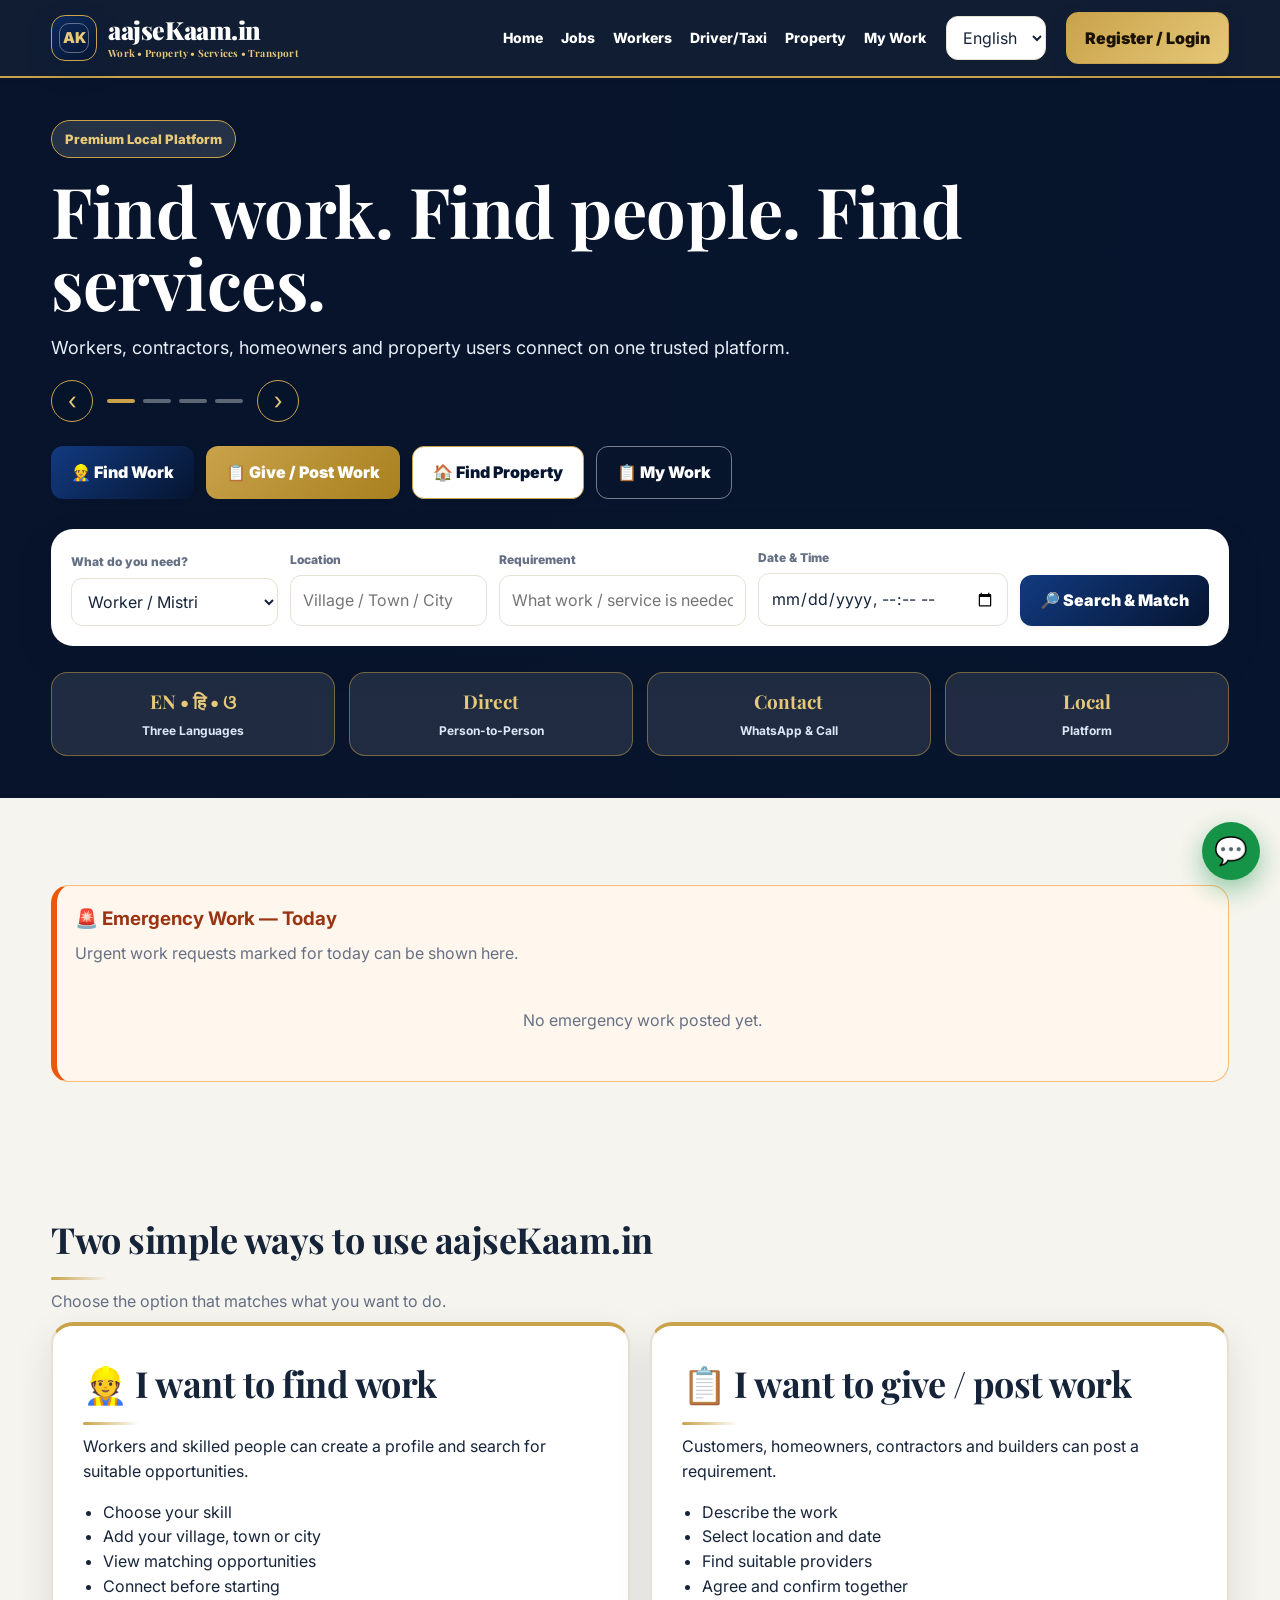
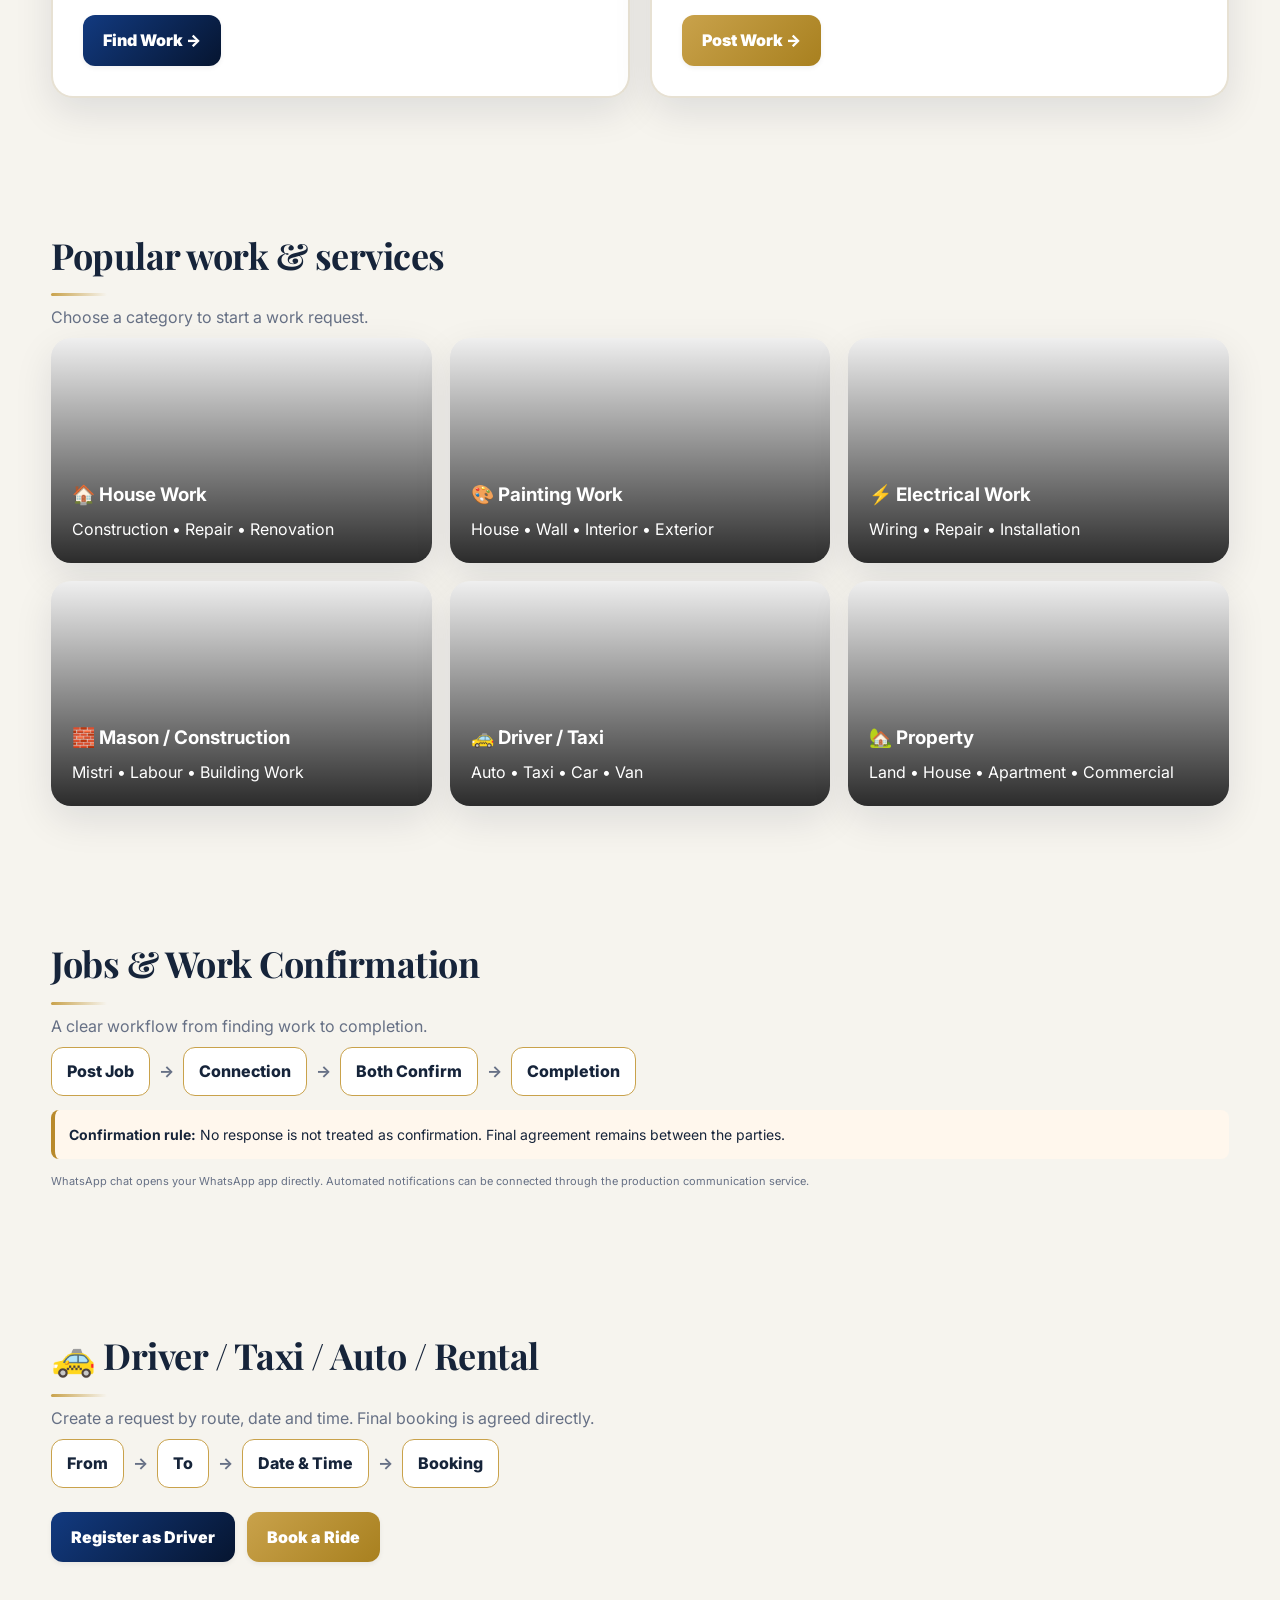
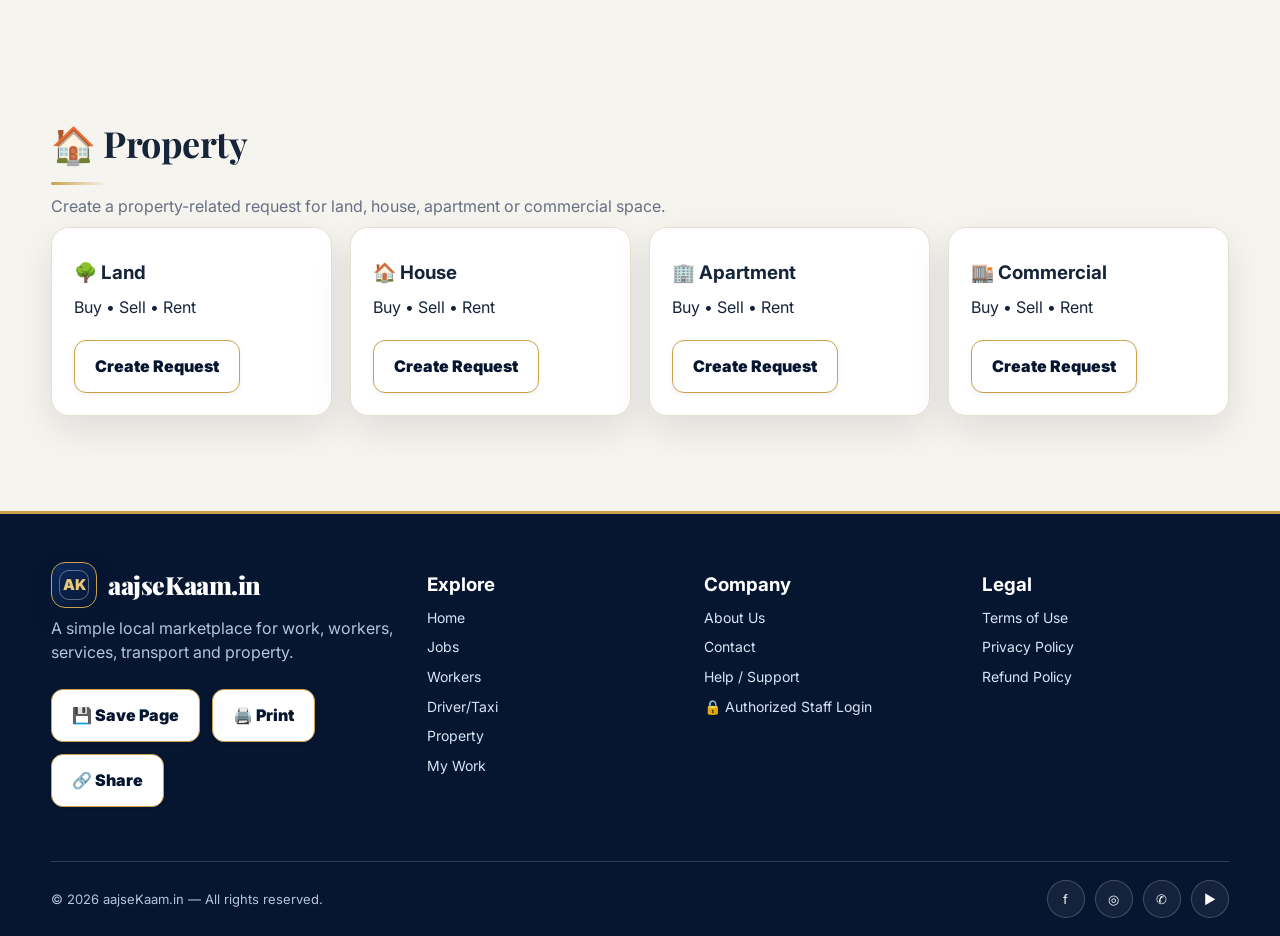
<file: index.html>
<!DOCTYPE html>
<html lang="en">
<head>
<meta charset="UTF-8">
<meta name="viewport" content="width=device-width, initial-scale=1.0">
<meta name="theme-color" content="#061530">
<meta name="description" content="aajseKaam.in — a local platform for work opportunities, services, transport and property connections.">
<meta property="og:title" content="aajseKaam.in | Work, Services, Transport & Property">
<meta property="og:description" content="A simple local platform connecting workers, customers, service providers, drivers and property users.">
<meta property="og:type" content="website">
<title>aajseKaam.in | Work, Services, Transport & Property</title>
<link rel="preconnect" href="https://fonts.googleapis.com"><link href="https://fonts.googleapis.com/css2?family=Playfair+Display:wght@600;700&family=Inter:wght@400;600;800&display=swap" rel="stylesheet">
<link rel="stylesheet" href="css/style.css">
</head>
<body>

<!--
aajseKaam.in MASTER SECURITY RULE — INCLUDING PRIVATE OFFICE RECORDS:
This index.html is the presentation layer. It must NEVER be treated as the security boundary.
Production must enforce authentication, server-side authorization, tenant/role isolation, OTP verification,
rate limiting, input validation, CSRF protection, audit logs, encrypted transport, encrypted/controlled storage,
backups, immutable/append-only job history, and server-generated IDs/timestamps.
No worker, contractor, customer or browser user may edit another user's records from the client.
-->

<header>
  <nav class="container">
    <a href="#home" class="brandWrap" aria-label="aajseKaam.in Home"><span class="brandMark"><span>AK</span></span><span class="brand">aajseKaam.in<small data-i18n="tagline">Work • Property • Services • Transport</small></span></a>
    <div class="navlinks">
  <a href="#home" data-i18n="home">Home</a>
  <a href="#jobs" data-i18n="jobs">Jobs</a>
  <a href="#choose" data-i18n="workers">Workers</a>
  <a href="#transport" data-i18n="driverTaxi">Driver/Taxi</a>
  <a href="#property" data-i18n="property">Property</a>
  <a href="#workTracking" data-track="nav" onclick="openMyWork();return false">My Work</a>
</div>
    <select id="language" class="lang" aria-label="Language" onchange="setLanguage(this.value)">
      <option value="en">English</option><option value="hi">हिन्दी</option><option value="or">ଓଡ଼ିଆ</option>
    </select>
    <button class="primary" data-i18n="registerLogin" onclick="openRegistration()">Register / Login</button>
    <button class="menuBtn" onclick="toggleMobileNav()" aria-label="Open menu">☰</button>
  </nav>
  <div id="mobileNav" class="container mobileNav">
  <a href="#home" data-i18n="home">Home</a>
  <a href="#jobs" data-i18n="jobs">Jobs</a>
  <a href="#choose" data-i18n="workers">Workers</a>
  <a href="#transport" data-i18n="driverTaxi">Driver/Taxi</a>
  <a href="#property" data-i18n="property">Property</a>
  <a href="#workTracking" data-track="nav" onclick="openMyWork();return false">My Work</a>
</div>
</header>

<main>
<section id="home" class="hero heroSlider"><div class="slideBgs"><div class="slideBg active" style="background-image:url('https://images.unsplash.com/photo-1564013799919?auto=format&fit=crop&w=1800&q=80')"></div><div class="slideBg" style="background-image:url('https://images.unsplash.com/photo-1504307651254?auto=format&fit=crop&w=1800&q=80')"></div><div class="slideBg" style="background-image:url('https://images.unsplash.com/photo-1621905252507?auto=format&fit=crop&w=1800&q=80')"></div><div class="slideBg" style="background-image:url('https://images.unsplash.com/photo-1503387762-592deb58ef4e?auto=format&fit=crop&w=1800&q=80')"></div></div>
<div class="container">
  <div class="slideTexts"><div class="slideTxt active"><span class="badge" data-i18n="s1B"></span><h1 data-i18n="s1T"></h1><p data-i18n="s1P"></p></div><div class="slideTxt"><span class="badge" data-i18n="s2B"></span><h1 data-i18n="s2T"></h1><p data-i18n="s2P"></p></div><div class="slideTxt"><span class="badge" data-i18n="s3B"></span><h1 data-i18n="s3T"></h1><p data-i18n="s3P"></p></div><div class="slideTxt"><span class="badge" data-i18n="s4B"></span><h1 data-i18n="s4T"></h1><p data-i18n="s4P"></p></div></div><div class="sliderCtrl"><button class="sArrow" id="sPrev" aria-label="Previous">&#8249;</button><div class="sDots" id="sDots"></div><button class="sArrow" id="sNext" aria-label="Next">&#8250;</button></div><div class="actions">
    <button class="btn find" data-i18n="findWork" onclick="location.href='#choose'">👷 Find Work</button>
    <button class="btn post" data-i18n="givePostWork" onclick="openPostWork()">📋 Give / Post Work</button>
    <button class="btn light" data-i18n="findProperty" onclick="location.href='#property'">🏠 Find Property</button>
    <button class="btn outline" data-track="myWork" onclick="openMyWork()">📋 My Work</button>
  </div>
  <div class="searchbox">
    <div class="field"><label data-i18n="searchNeed">What do you need?</label>
      <select id="searchRole">
        <option value="workerMistri" data-i18n="optWorkerMistri">Worker / Mistri</option>
        <option value="contractor" data-i18n="optContractor">Contractor</option>
        <option value="builder" data-i18n="optBuilder">Builder</option>
        <option value="driverTaxi" data-i18n="optDriverTaxi">Driver / Taxi</option>
        <option value="service" data-i18n="optServiceGeneric">Service</option>
        <option value="property" data-i18n="optPropertyGeneric">Property</option>
      </select>
    </div>
    <div class="field"><label data-i18n="searchLocation">Location</label><input id="searchLocation" data-i18n-placeholder="placeholderLocation" placeholder="Village / Town / City"></div>
    <div class="field"><label data-i18n="searchRequirement">Requirement</label><input id="searchRequirement" data-i18n-placeholder="placeholderRequirement" placeholder="What work / service is needed?"></div>
    <div class="field"><label data-i18n="searchDate">Date &amp; Time</label><input id="searchDate" type="datetime-local"></div>
    <button class="btn find" data-i18n="searchMatch" onclick="doSearch()">🔎 Search &amp; Match</button>
  </div>
  <div class="trustBar">
    <div class="trustItem"><b>EN • हि • ଓ</b><span data-i18n="trustLang">Three Languages</span></div>
    <div class="trustItem"><b data-i18n="trustDirectB">Direct</b><span data-i18n="trustDirect">Connect Directly</span></div>
    <div class="trustItem"><b data-i18n="trustContactB">Contact</b><span data-i18n="trustContact">WhatsApp &amp; Call</span></div>
    <div class="trustItem"><b data-i18n="trustLocalB">Local</b><span data-i18n="trustLocal">Platform</span></div>
  </div>
</div>
</section>


<section id="emergencyWork" class="section">
<div class="container">
  <div class="emergencyBanner">
    <h3 data-i18n="emergencyTitle">🚨 Emergency Work — Today</h3>
    <p class="muted" data-i18n="emergencySub">Urgent work requests marked for today can be shown here.</p>
    <div id="emergencyList" class="emergencyList"><div class="empty" data-i18n="noEmergency">No emergency work posted yet.</div></div>
  </div>
</div>
</section>

<section id="choose" class="section">
<div class="container">
  <h2 data-i18n="chooseHeading">Two simple ways to use aajseKaam.in</h2><p class="muted" data-i18n="chooseSub">Choose the option that matches what you want to do.</p>
  <div class="two">
    <div class="rolecard worker"><h2 data-i18n="findWorkCardTitle">👷 I want to find work</h2>
      <p data-i18n="findWorkCardText">Workers and skilled people can create a profile and search for suitable opportunities.</p>
      <ul>
        <li data-i18n="findWorkLi1">Choose your skill</li>
        <li data-i18n="findWorkLi2">Add your village, town or city</li>
        <li data-i18n="findWorkLi3">View matching opportunities</li>
        <li data-i18n="findWorkLi4">Connect before starting</li>
      </ul>
      <button class="btn find" data-i18n="findWorkCardBtn" onclick="openRegistration('Worker')">Find Work →</button>
    </div>
    <div class="rolecard postwork"><h2 data-i18n="postWorkCardTitle">📋 I want to give / post work</h2>
      <p data-i18n="postWorkCardText">Customers, homeowners, contractors and builders can post a requirement.</p>
      <ul>
        <li data-i18n="postWorkLi1">Describe the work</li>
        <li data-i18n="postWorkLi2">Select location and date</li>
        <li data-i18n="postWorkLi3">Find suitable providers</li>
        <li data-i18n="postWorkLi4">Agree and confirm together</li>
      </ul>
      <button class="btn post" data-i18n="postWorkCardBtn" onclick="openPostWork()">Post Work →</button>
    </div>
  </div>
</div>
</section>

<section class="section">
<div class="container">
  <h2 data-i18n="popularHeading">Popular work &amp; services</h2><p class="muted" data-i18n="popularSub">Choose a category to start a work request.</p>
  <div class="workgrid">
    <button class="workcard house" onclick="quickCategory('houseWork')"><div class="content"><h3 data-i18n="houseWorkTitle">🏠 House Work</h3><div data-i18n="houseWorkDesc">Construction • Repair • Renovation</div></div></button>
    <button class="workcard paint" onclick="quickCategory('paintingWork')"><div class="content"><h3 data-i18n="paintingTitle">🎨 Painting Work</h3><div data-i18n="paintingDesc">House • Wall • Interior • Exterior</div></div></button>
    <button class="workcard electric" onclick="quickCategory('electricalWork')"><div class="content"><h3 data-i18n="electricalTitle">⚡ Electrical Work</h3><div data-i18n="electricalDesc">Wiring • Repair • Installation</div></div></button>
    <button class="workcard mason" onclick="quickCategory('masonConstruction')"><div class="content"><h3 data-i18n="masonTitle">🧱 Mason / Construction</h3><div data-i18n="masonDesc">Mistri • Labour • Building Work</div></div></button>
    <button class="workcard driver" onclick="openPostWork('driverTaxi')"><div class="content"><h3 data-i18n="driverCardTitle">🚕 Driver / Taxi</h3><div data-i18n="driverCardDesc">Auto • Taxi • Car • Van</div></div></button>
    <button class="workcard property" onclick="location.href='#property'"><div class="content"><h3 data-i18n="propertyCardTitle">🏡 Property</h3><div data-i18n="propertyCardDesc">Land • House • Apartment • Commercial</div></div></button>
  </div>
</div>
</section>





<section id="jobs" class="section">
<div class="container">
  <h2 data-i18n="jobsHeading">Jobs &amp; Work Confirmation</h2><p class="muted" data-i18n="jobsSub">A clear workflow from finding work to completion.</p>
  <div class="workflow"><span class="step" data-i18n="stepPostJob">Post Job</span><span class="arrow">→</span><span class="step" data-i18n="stepConnection">Connection</span><span class="arrow">→</span><span class="step" data-i18n="stepBothConfirm">Both Confirm</span><span class="arrow">→</span><span class="step" data-i18n="stepCompletion">Completion</span></div>
  <div class="notice"><b data-i18n="confirmRuleTitle">Confirmation rule:</b> <span data-i18n="confirmRuleText">No response is not treated as confirmation. Final agreement remains between the parties.</span></div>
  <p class="waNote" data-i18n="waAutomationNote">WhatsApp chat opens your WhatsApp app directly. Automated notifications can be connected through the production communication service.</p>
  <div id="searchResults" class="resultlist hidden"></div>
</div>
</section>

<section id="transport" class="section">
<div class="container">
  <h2 data-i18n="transportHeading">🚕 Driver / Taxi / Auto / Rental</h2><p class="muted" data-i18n="transportSub">Create a request by route, date and time. Final booking is agreed directly.</p>
  <div class="workflow"><span class="step" data-i18n="stepFrom">From</span><span class="arrow">→</span><span class="step" data-i18n="stepTo">To</span><span class="arrow">→</span><span class="step" data-i18n="stepDateTime">Date &amp; Time</span><span class="arrow">→</span><span class="step" data-i18n="stepBooking">Booking</span></div>
  <div class="actions"><button class="btn find" data-i18n="registerAsDriverBtn" onclick="openRegistration('Driver')">Register as Driver</button><button class="btn post" data-i18n="bookRideBtn" onclick="openPostWork('driverTaxi')">Book a Ride</button></div>
</div>
</section>

<section id="property" class="section">
<div class="container">
  <h2 data-i18n="propertyHeading">🏠 Property</h2><p class="muted" data-i18n="propertySub">Create a property-related request for land, house, apartment or commercial space.</p>
  <div class="cards">
    <div class="card"><h3 data-i18n="landTitle">🌳 Land</h3><p data-i18n="buySellRent">Buy • Sell • Rent</p><button class="btn light" data-i18n="createRequestBtn" onclick="openPostWork('property')">Create Request</button></div>
    <div class="card"><h3 data-i18n="houseTitle2">🏠 House</h3><p data-i18n="buySellRent">Buy • Sell • Rent</p><button class="btn light" data-i18n="createRequestBtn" onclick="openPostWork('property')">Create Request</button></div>
    <div class="card"><h3 data-i18n="apartmentTitle">🏢 Apartment</h3><p data-i18n="buySellRent">Buy • Sell • Rent</p><button class="btn light" data-i18n="createRequestBtn" onclick="openPostWork('property')">Create Request</button></div>
    <div class="card"><h3 data-i18n="commercialTitle">🏬 Commercial</h3><p data-i18n="buySellRent">Buy • Sell • Rent</p><button class="btn light" data-i18n="createRequestBtn" onclick="openPostWork('property')">Create Request</button></div>
  </div>
</div>
</section>

<section id="workTracking" class="section hidden">
<div class="container">
<div class="sectionHead"><div><h2 data-track="heading">🛠️ Daily Work Tracking & Confirmation</h2><p class="muted" data-track="sub">Start work, send progress, record problems, complete the day and keep a date-wise confirmation history.</p></div><button class="btn light noPrint" onclick="closeMyWork()">✕ Close</button></div>
<div class="trackGrid">
<div class="trackCard">
<h3 data-track="workerTitle">👷 Worker / Service Update</h3>
<p class="smallNote" data-track="workerSub">The worker can record the starting photo, work details, completion photo and problems for each working day.</p>
<div class="formgrid">
<div class="field"><label data-track="workId">Work ID</label><input id="trackWorkId" placeholder="JOB-..." maxlength="60"></div>
<div class="field"><label data-track="ownerMobile">Owner / Contractor Mobile</label><input id="trackOwnerMobile" inputmode="numeric" maxlength="10" placeholder="10-digit mobile"></div>
<div class="field"><label data-track="workDate">Work Date</label><input id="trackDate" type="date"></div>
<div class="field"><label data-track="workStatus">Update Type</label><select id="trackStatus"><option value="started">▶️ Start Work</option><option value="progress">📸 Daily Progress</option><option value="completed">✅ Complete Work</option><option value="problem">⚠️ Report Problem</option></select></div>
<div class="field full"><label data-track="workPhoto">Work Photo</label><input id="trackPhoto" type="file" accept="image/*"><img id="trackPhotoPreview" class="photoPreview" alt="Work photo preview"></div>
<div class="field full"><label data-track="workDetails">Work Details</label><textarea id="trackDetails" rows="3" maxlength="1000" placeholder="What work was started / completed today?"></textarea></div>
<div class="field full"><label data-track="problem">Problem / Delay / Material Need</label><textarea id="trackProblem" rows="2" maxlength="600" placeholder="Write any problem, delay or material requirement"></textarea></div>
</div>
<div class="trackActions"><button class="btn find" onclick="saveWorkUpdate()" data-track="saveUpdate">Save Work Update</button><button class="btn light" onclick="shareWorkUpdate()" data-track="sendUpdate">💬 Send to Owner / Contractor</button></div>
<div class="notice" data-track="confirmationRule">A response is not treated as confirmation unless the recipient actively confirms it.</div>
</div>
<div class="trackCard">
<h3 data-track="historyTitle">📅 Date-wise Attendance & Confirmation</h3>
<p class="smallNote" data-track="historySub">Each update keeps its date, time, sender and confirmation status. Pending means not confirmed.</p>
<div id="workHistory" class="updateList"><div class="empty" data-track="emptyHistory">No work updates yet.</div></div>
<div class="confirmBox"><b data-track="confirmTitle">Owner / Contractor Confirmation</b><p class="smallNote" data-track="confirmSub">Use the Work ID and date from the message to confirm receipt and work status.</p><div class="formgrid"><div class="field"><label data-track="confirmId">Work ID</label><input id="confirmWorkId"></div><div class="field"><label data-track="confirmDate">Date</label><input id="confirmDate" type="date"></div></div><div class="trackActions"><button class="btn find" onclick="confirmWorkUpdate()" data-track="confirmBtn">✅ Confirm Received / Work</button><button class="btn light" onclick="reportWorkProblem()" data-track="problemBtn">⚠️ Report Problem</button></div></div>
</div>
</div>
</div>
</section>



<section id="officeOperations" class="section officeOnly" aria-hidden="true">
<div class="container officeGate">
  <div id="officeLoginPanel" class="officePanel">
    <span class="badge">🔐 Authorized Office Access</span>
    <h2>Office Daily Operations &amp; Closing</h2>
    <p>Private operational records are not part of the public marketplace. Access requires an authorized mobile number and OTP.</p>
    <div class="officeSecurity">
      <span class="securityPill">OTP Verification</span>
      <span class="securityPill">Role Permission</span>
      <span class="securityPill">Audit Log</span>
      <span class="securityPill">Daily Lock</span>
    </div>
    <div class="officeLoginNote">
      <b>Production security:</b> OTP must be generated and verified by the secure backend/SMS provider. This HTML file is only the presentation layer and must never be the security boundary.
    </div>
    <div class="formgrid" style="margin-top:18px">
      <div class="field"><label style="color:#fff">Authorized Mobile</label><input id="officeMobile" inputmode="numeric" maxlength="10" placeholder="10-digit authorized mobile"></div>
      <div class="field"><label style="color:#fff">Office Role</label><select id="officeRole"><option value="office">Office Staff</option><option value="manager">Manager</option><option value="admin">Admin</option><option value="auditor">Auditor</option></select></div>
      <div class="full actions"><button class="btn find" type="button" onclick="requestOfficeOTP()">Send OTP</button></div>
      <div id="officeOtpArea" class="full hidden">
        <div class="otpGrid">
          <div class="field"><label style="color:#fff">Enter OTP</label><input id="officeOTP" class="otpInput" inputmode="numeric" maxlength="6" placeholder="••••••"></div>
          <div class="field"><label style="color:#fff">OTP status</label><div id="officeOtpStatus" style="padding:12px;color:#dcecff">OTP not requested.</div></div>
        </div>
        <div class="actions"><button class="btn find" type="button" onclick="verifyOfficeOTP()">Verify &amp; Open Office</button></div>
      </div>
    </div>
  </div>

  <div id="officeWorkspace" class="hidden">
    <div class="officePanel">
      <div class="sectionHead">
        <div><span class="badge">🔒 AUTHORIZED SESSION</span><h2>Office Daily Operations &amp; Closing</h2><p>Authorized office operations, work records, payments, pending items and end-of-day closing.</p></div>
        <button class="btn light" onclick="officeLogout()">Logout</button>
      </div>
      <div class="officeKpis">
        <div class="officeKpi"><b id="officeOpenCount">0</b><span>Open Today</span></div>
        <div class="officeKpi"><b id="officeCompleteCount">0</b><span>Completed</span></div>
        <div class="officeKpi"><b id="officePendingCount">0</b><span>Pending</span></div>
        <div class="officeKpi"><b id="officeLockedCount">0</b><span>Locked Days</span></div>
      </div>
    </div>

    <div class="officeRecord">
      <div class="sectionHead"><div><h3 data-i18n="dashboardHeading">📊 Marketplace Dashboard</h3><p class="muted" data-i18n="dashboardSub">Live operational counts available to authorized staff.</p></div><button class="btn light noPrint" data-i18n="refreshBtn" onclick="refreshDashboard()">↻ Refresh</button></div>
      <div class="dashwrap">
        <div class="kpicard"><div class="kpi" id="memberCount">0</div><div class="muted" data-i18n="kpiMembers">Registered Profiles</div></div>
        <div class="kpicard"><div class="kpi" id="jobCount">0</div><div class="muted" data-i18n="kpiJobs">Posted Requests</div></div>
        <div class="kpicard"><div class="kpi" id="driverCount">0</div><div class="muted" data-i18n="kpiDrivers">Driver Profiles</div></div>
        <div class="kpicard"><div class="kpi" id="propertyCount">0</div><div class="muted" data-i18n="kpiProperty">Property Requests</div></div>
      </div>
      <div class="tablewrap"><table><thead><tr><th data-i18n="tableReqProfile">Request / Profile</th><th data-i18n="tableLocation">Location</th><th data-i18n="tableType">Type</th><th data-i18n="tableStatus">Status</th></tr></thead><tbody id="dashboardBody"><tr><td colspan="4" class="empty" data-i18n="emptyTable">No local records yet.</td></tr></tbody></table></div>
      <div class="actions noPrint"><button class="btn light" data-i18n="printBtn" onclick="printDashboard()">🖨️ Print Dashboard</button><button class="btn light" data-i18n="saveRecordsBtn" onclick="exportRecords()">💾 Save Records</button><button class="btn light" data-i18n="clearBtn" onclick="clearLocalRecords()">Clear Local Records</button></div>
      <p class="smallNote" data-i18n="privacyNote">Operational data should be stored in the secure production database with server-side access controls.</p>
    </div>

    <div class="officeRecord">
      <h3>📅 Today — Office Operations Record</h3>
      <div class="lockNote">Each date has one controlled daily record. After closing, normal editing/deleting is disabled. Corrections must go through authorized approval and an audit log.</div>
      <form id="officeWorkForm" class="formgrid" onsubmit="saveOfficeWork(event)" novalidate>
        <div class="field"><label>Work Date</label><input id="officeDate" type="date" required></div>
        <div class="field"><label>District</label><input id="officeDistrict" required></div>
        <div class="field"><label>Block</label><input id="officeBlock" required></div>
        <div class="field"><label>Work Status</label><select id="officeWorkStatus"><option value="new">New Work</option><option value="continuing">Continuing Work</option><option value="completed">Completed Work</option><option value="pending">Pending Work</option></select></div>
        <div class="field full"><label>Exact Work / Service Name</label><input id="officeWorkName" maxlength="160" required placeholder="Exact work or service name"></div>
        <div class="field"><label>Workers</label><input id="officeWorkers" type="number" min="0" value="0"></div>
        <div class="field"><label>Mistri</label><input id="officeMistri" type="number" min="0" value="0"></div>
        <div class="field"><label>Payment / Receipt</label><input id="officePayment" type="number" min="0" step="0.01" value="0"></div>
        <div class="field"><label>Milestone / Reference</label><input id="officeReference" maxlength="100"></div>
        <div class="field full"><label>Daily Note / Problem</label><textarea id="officeNote" rows="3" maxlength="800"></textarea></div>
        <div class="full actions"><button class="btn find" type="submit">Save Daily Entry</button><button class="btn light" type="button" onclick="renderOfficeRecords()">Refresh</button></div>
      </form>
    </div>

    <div class="officeRecord">
      <div class="sectionHead"><div><h3>📚 Office Daily Records</h3><p class="muted">Open records can be updated. Closed records are preserved as locked records.</p></div><button class="btn light" onclick="printOfficeRecords()">🖨️ Print</button></div>
      <div id="officeRecordsList"></div>
    </div>

    <div class="officeRecord">
      <h3>🔒 End-of-Day Operations Closing</h3>
      <p class="muted">Closing creates the official daily snapshot. Once closed, normal users cannot edit or delete that date.</p>
      <div class="actions">
        <button class="btn post" onclick="closeOfficeDay()">🔒 Close Today &amp; Lock Record</button>
        <button class="btn light" onclick="requestOfficeCorrection()">Request Authorized Correction</button>
      </div>
    </div>
  </div>
</div>
</section>
</main>


<footer>
<div class="container">
  <div class="footergrid">
    <div><div class="brandWrap"><span class="brandMark"><span>AK</span></span><div class="brand" style="color:#fff">aajseKaam.in</div></div><p class="footerText" data-i18n="footerTagline">A simple local marketplace for work, workers, services, transport and property.</p>
      <div class="actions"><button class="btn light" data-i18n="savePageBtn" onclick="saveSite()">💾 Save Page</button><button class="btn light" data-i18n="printBtnFooter" onclick="printSite()">🖨️ Print</button><button class="btn light" data-i18n="shareBtn" onclick="shareSite()">🔗 Share</button></div>
    </div>
    <div><h3 data-i18n="exploreHeading">Explore</h3><a href="#home" data-i18n="home">Home</a><a href="#jobs" data-i18n="jobs">Jobs</a><a href="#choose" data-i18n="workers">Workers</a><a href="#transport" data-i18n="driverTaxi">Driver/Taxi</a><a href="#property" data-i18n="property">Property</a><a href="#workTracking" data-track="nav" onclick="openMyWork();return false">My Work</a></div>
    <div><h3 data-i18n="companyHeading">Company</h3><a href="#" onclick="showInfo('aboutUs');return false" data-i18n="aboutUs">About Us</a><a href="#" onclick="showInfo('contact');return false" data-i18n="contact">Contact</a><a href="#" onclick="showInfo('help');return false" data-i18n="help">Help / Support</a><a href="#" onclick="openOfficeAccess();return false">🔒 Authorized Staff Login</a></div>
    <div><h3 data-i18n="legalHeading">Legal</h3><a href="#" onclick="showInfo('terms');return false" data-i18n="terms">Terms of Use</a><a href="#" onclick="showInfo('privacy');return false" data-i18n="privacy">Privacy Policy</a><a href="#" onclick="showInfo('refund');return false" data-i18n="refund">Refund Policy</a></div>
  </div>
  <div class="footbottom"><div>© <span id="year"></span> aajseKaam.in — <span data-i18n="rightsReserved">All rights reserved.</span></div><div class="footicons"><button onclick="showInfo('facebook')" aria-label="Facebook">f</button><button onclick="showInfo('instagram')" aria-label="Instagram">◎</button><button onclick="showInfo('whatsapp')" aria-label="WhatsApp">✆</button><button onclick="showInfo('youtube')" aria-label="YouTube">▶️</button></div></div>
</div>
</footer>

<div class="modal" id="registrationModal"><div class="modalbox">
<button class="close" onclick="closeModal('registrationModal')">✕ <span data-i18n="closeBtn">Close</span></button>
<h2 data-i18n="regModalTitle">Register / Create Profile</h2><p class="muted" data-i18n="regModalSub">Create your profile for work, services, transport or property.</p>
<div class="plan">
<label><input type="radio" name="role" value="Worker" checked onchange="renderRoleFields()"> <span data-i18n="roleWorkerLabel">Worker / Mistri</span></label>
<label><input type="radio" name="role" value="Contractor" onchange="renderRoleFields()"> <span data-i18n="roleContractorLabel">Contractor / Builder</span></label>
<label><input type="radio" name="role" value="Customer" onchange="renderRoleFields()"> <span data-i18n="roleCustomerLabel">Customer / Homeowner</span></label>
<label><input type="radio" name="role" value="Driver" onchange="renderRoleFields()"> <span data-i18n="roleDriverLabel">Driver / Taxi</span></label>
<label><input type="radio" name="role" value="Property" onchange="renderRoleFields()"> <span data-i18n="rolePropertyLabel">Property Owner</span></label>
<label><input type="radio" name="role" value="OtherService" onchange="renderRoleFields()"> <span data-i18n="roleServiceLabel">Other Work / Service</span></label>
</div>
<form id="registrationForm" class="formgrid" style="margin-top:16px" onsubmit="submitRegistration(event)" novalidate>
<div class="field" id="regNameField"><label data-i18n="fullNameLabel">Full Name</label><input id="regName" required maxlength="80" data-i18n-placeholder="placeholderName" placeholder="Your name"><div class="fielderr" data-i18n="errName">Please enter your full name.</div></div>
<div class="field" id="regMobileField"><label data-i18n="mobileLabel">Mobile Number</label><input id="regMobile" required inputmode="numeric" maxlength="10" data-i18n-placeholder="placeholderMobile" placeholder="10-digit mobile number"><div class="fielderr" data-i18n="errMobile">Please enter a valid 10-digit mobile number.</div></div>
<div class="field"><label data-i18n="photoLabel">Pass Photo</label><input id="regPhoto" type="file" accept="image/*"><img id="regPhotoPreview" class="photoPreview" alt="Profile preview"></div>
<div class="field" id="regLocationField"><label data-i18n="locationLabel2">Village / Town / City</label><input id="regLocation" required maxlength="120" data-i18n-placeholder="placeholderLocation2" placeholder="Your location"><div class="fielderr" data-i18n="errLocation">Please enter your location.</div></div>
<div class="field"><label data-i18n="liveLocationLabel">Live Location</label><button type="button" class="liveBtn" onclick="captureLiveLocation()">📍 <span data-i18n="getLiveLocation">Use Current Location</span></button><div id="locationStatus" class="locationStatus"></div><input type="hidden" id="regLat"><input type="hidden" id="regLng"></div>
<div id="roleFields" class="roleFields"></div>
<div class="full notice feeNotice" id="regFeeBox"></div>
<div class="full notice" data-i18n="regNotice">A membership profile is created after registration. Production identity verification and secure document handling must be enforced by the backend.</div>
<div class="full actions"><button type="submit" class="btn find" id="regSubmitBtn" data-i18n="createProfileBtn">Create Profile</button><button type="button" class="btn light" data-i18n="cancelBtn" onclick="closeModal('registrationModal')">Cancel</button></div>
<div id="registrationResultActions" class="full actions hidden"><button type="button" class="btn find" data-i18n="printMembershipBtn" onclick="printRegistration()">🖨️ Print Membership</button><button type="button" class="btn light" data-i18n="shareMembershipBtn" onclick="shareRegistration()">🔗 Share Membership</button><button type="button" class="btn light" data-i18n="saveMembershipBtn" onclick="saveRegistration()">💾 Save Membership</button></div>
</form></div></div>

<div class="modal" id="postWorkModal"><div class="modalbox">
<button class="close" onclick="closeModal('postWorkModal')">✕ <span data-i18n="closeBtn">Close</span></button><h2 data-i18n="postModalTitle">Post Work / Request</h2><p class="muted" data-i18n="postModalSub">Create a work or service request and connect directly with the relevant person.</p>
<form id="postWorkForm" class="formgrid" onsubmit="submitPostWork(event)" novalidate>
<div class="field"><label data-i18n="workTypeLabel">Work / Request Type</label>
  <select id="postWorkType">
    <option value="houseWork" data-i18n="optHouseWork">House Work</option>
    <option value="paintingWork" data-i18n="optPaintingWork">Painting Work</option>
    <option value="electricalWork" data-i18n="optElectricalWork">Electrical Work</option>
    <option value="masonConstruction" data-i18n="optMasonConstruction">Mason / Construction</option>
    <option value="driverTaxi" data-i18n="optDriverTaxi">Driver / Taxi</option>
    <option value="property" data-i18n="optPropertyGeneric">Property</option>
    <option value="otherService" data-i18n="optOtherService">Other Service</option>
  </select>
</div>
<div class="field"><label data-i18n="districtLabel">District</label><input id="postDistrict" maxlength="60" data-i18n-placeholder="districtPlaceholder" placeholder="District" required></div>
<div class="field"><label data-i18n="blockLabel">Block</label><input id="postBlock" maxlength="60" data-i18n-placeholder="blockPlaceholder" placeholder="Block" required></div>
<div class="field full exactWorkField" id="exactWorkField"><label data-i18n="exactWorkLabel">Exact Work / Service Name</label><input id="exactWorkName" maxlength="120" data-i18n-placeholder="exactWorkPlaceholder" placeholder="e.g. 2BHK House Painting, 5 HP Motor Repair"></div>
<div class="field"><label data-i18n="urgencyLabel">Urgency</label><select id="postUrgency"><option value="normal" data-i18n="urgencyNormal">Normal</option><option value="today" data-i18n="urgencyToday">🚨 Emergency — Complete Today</option></select></div>
<div class="field" id="postLocationField"><label data-i18n="locationLabel3">Location</label><input id="postWorkLocation" required maxlength="100" data-i18n-placeholder="placeholderLocation" placeholder="Village / Town / City"><div class="fielderr" data-i18n="errLocation">Please enter your location.</div></div>
<div class="field"><button type="button" class="liveBtn" onclick="capturePostLocation()">📍 Use Current Location</button><div id="postLocStatus" class="locationStatus"></div><input type="hidden" id="postLat"><input type="hidden" id="postLng"></div>ś
<div class="field" id="postDateField"><label data-i18n="dateNeededLabel">Date &amp; Time Needed</label><input id="postWorkDate" type="datetime-local" required><div class="fielderr" data-i18n="errDate">Please choose a date and time.</div></div>
<div class="field" id="postMobileField"><label data-i18n="contactLabel">Contact Number</label><input id="postWorkMobile" required inputmode="numeric" maxlength="10" data-i18n-placeholder="placeholderMobile" placeholder="10-digit mobile number"><div class="fielderr" data-i18n="errMobile">Please enter a valid 10-digit mobile number.</div></div>
<div class="field full" id="postDescField"><label data-i18n="descriptionLabel">Work Description</label><textarea id="postWorkDescription" rows="3" required maxlength="800" data-i18n-placeholder="placeholderDescription" placeholder="Describe the work or request"></textarea><div class="fielderr" data-i18n="errDescription">Please describe the work or request.</div></div>
<div class="field full"><label data-i18n="presentPhotoLabel">Present Photo (optional)</label><input id="postWorkPhoto" type="file" accept="image/*"><img id="postWorkPhotoPreview" class="photoPreview" alt="Work photo preview"></div>
<div class="full notice" data-i18n="postNotice">Final pricing, identity verification, payment and agreement must be confirmed directly by the parties.</div>
<div class="full actions"><button type="submit" class="btn post" id="postSubmitBtn" data-i18n="saveRequestBtn2">Save Request</button><button type="button" class="btn light" data-i18n="cancelBtn" onclick="closeModal('postWorkModal')">Cancel</button></div>
</form></div></div>

<div class="modal" id="membershipModal"><div class="modalbox" id="membershipCardBox">
<button class="close" onclick="closeModal('membershipModal')">✕ <span data-i18n="closeBtn">Close</span></button>
<div id="membershipCard" style="border:2px solid var(--navy);border-radius:18px;padding:24px;margin-top:12px">
<div style="text-align:center"><div class="brand">aajseKaam.in</div><h2 data-i18n="membershipCardTitle">Membership Card</h2><p class="muted" data-i18n="membershipCardSub">Local profile membership record</p></div>
<div class="two" style="margin-top:18px"><div><b data-i18n="memberIdLabel">Membership ID</b><div id="cardMemberId"></div></div><div><b data-i18n="memberRoleLabel">Role</b><div id="cardMemberRole"></div></div><div><b data-i18n="memberNameLabel">Name</b><div id="cardMemberName"></div></div><div><b data-i18n="memberMobileLabel">Mobile</b><div id="cardMemberMobile"></div></div><div><b data-i18n="memberLocationLabel">Location</b><div id="cardMemberLocation"></div></div><div><b data-i18n="memberSkillLabel">Skill / Work</b><div id="cardMemberSkill"></div></div><div><b data-i18n="memberExperienceLabel">Experience</b><div id="cardMemberExperience"></div></div><div><b data-i18n="memberCertificateLabel">Character Certificate</b><div id="cardMemberCertificate"></div></div></div>
<p class="smallNote" style="margin-top:18px" data-i18n="membershipDemoNote">Membership information is subject to the platform's identity-verification and security controls.</p>
</div>
<div class="actions noPrint"><button class="btn find" data-i18n="printMembershipBtn" onclick="printRegistration()">🖨️ Print Membership</button><button class="btn light" data-i18n="shareMembershipBtn" onclick="shareRegistration()">🔗 Share Membership</button><button class="btn light" data-i18n="saveMembershipBtn" onclick="saveRegistration()">💾 Save Membership</button></div>
</div></div>

<div class="modal" id="infoModal"><div class="modalbox"><button class="close" onclick="closeModal('infoModal')">✕ <span data-i18n="closeBtn">Close</span></button><h2 id="infoTitle">Information</h2><p id="infoText" class="muted"></p></div></div>
<div class="toast" id="toast" role="status" aria-live="polite"></div>

<button class="waFloat" id="waFloatBtn" onclick="openSupportWhatsApp()" aria-label="WhatsApp">💬</button>

<script src="js/language.js"></script>
<script src="js/app.js"></script>
<script src="js/registration.js"></script>
<script src="js/office.js"></script>
<script src="js/work.js"></script> 




</body>
</html>
</file>
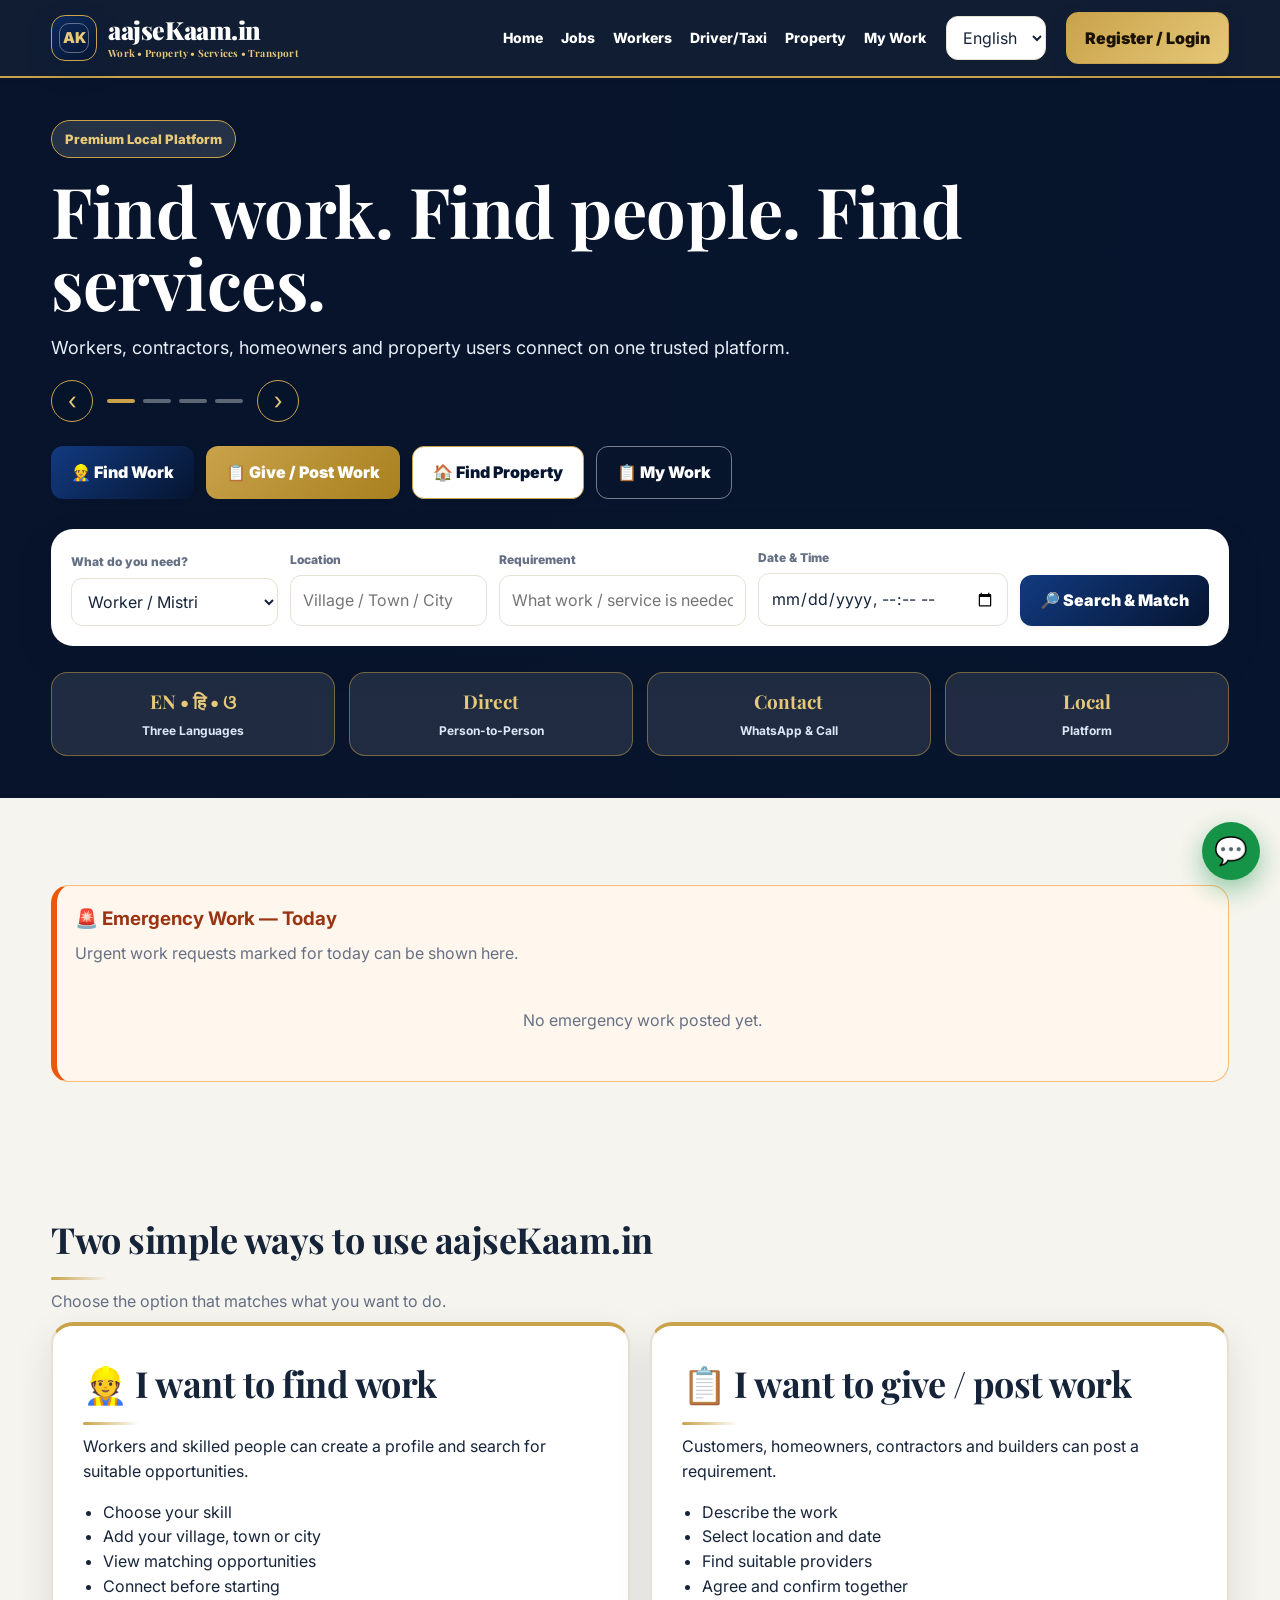
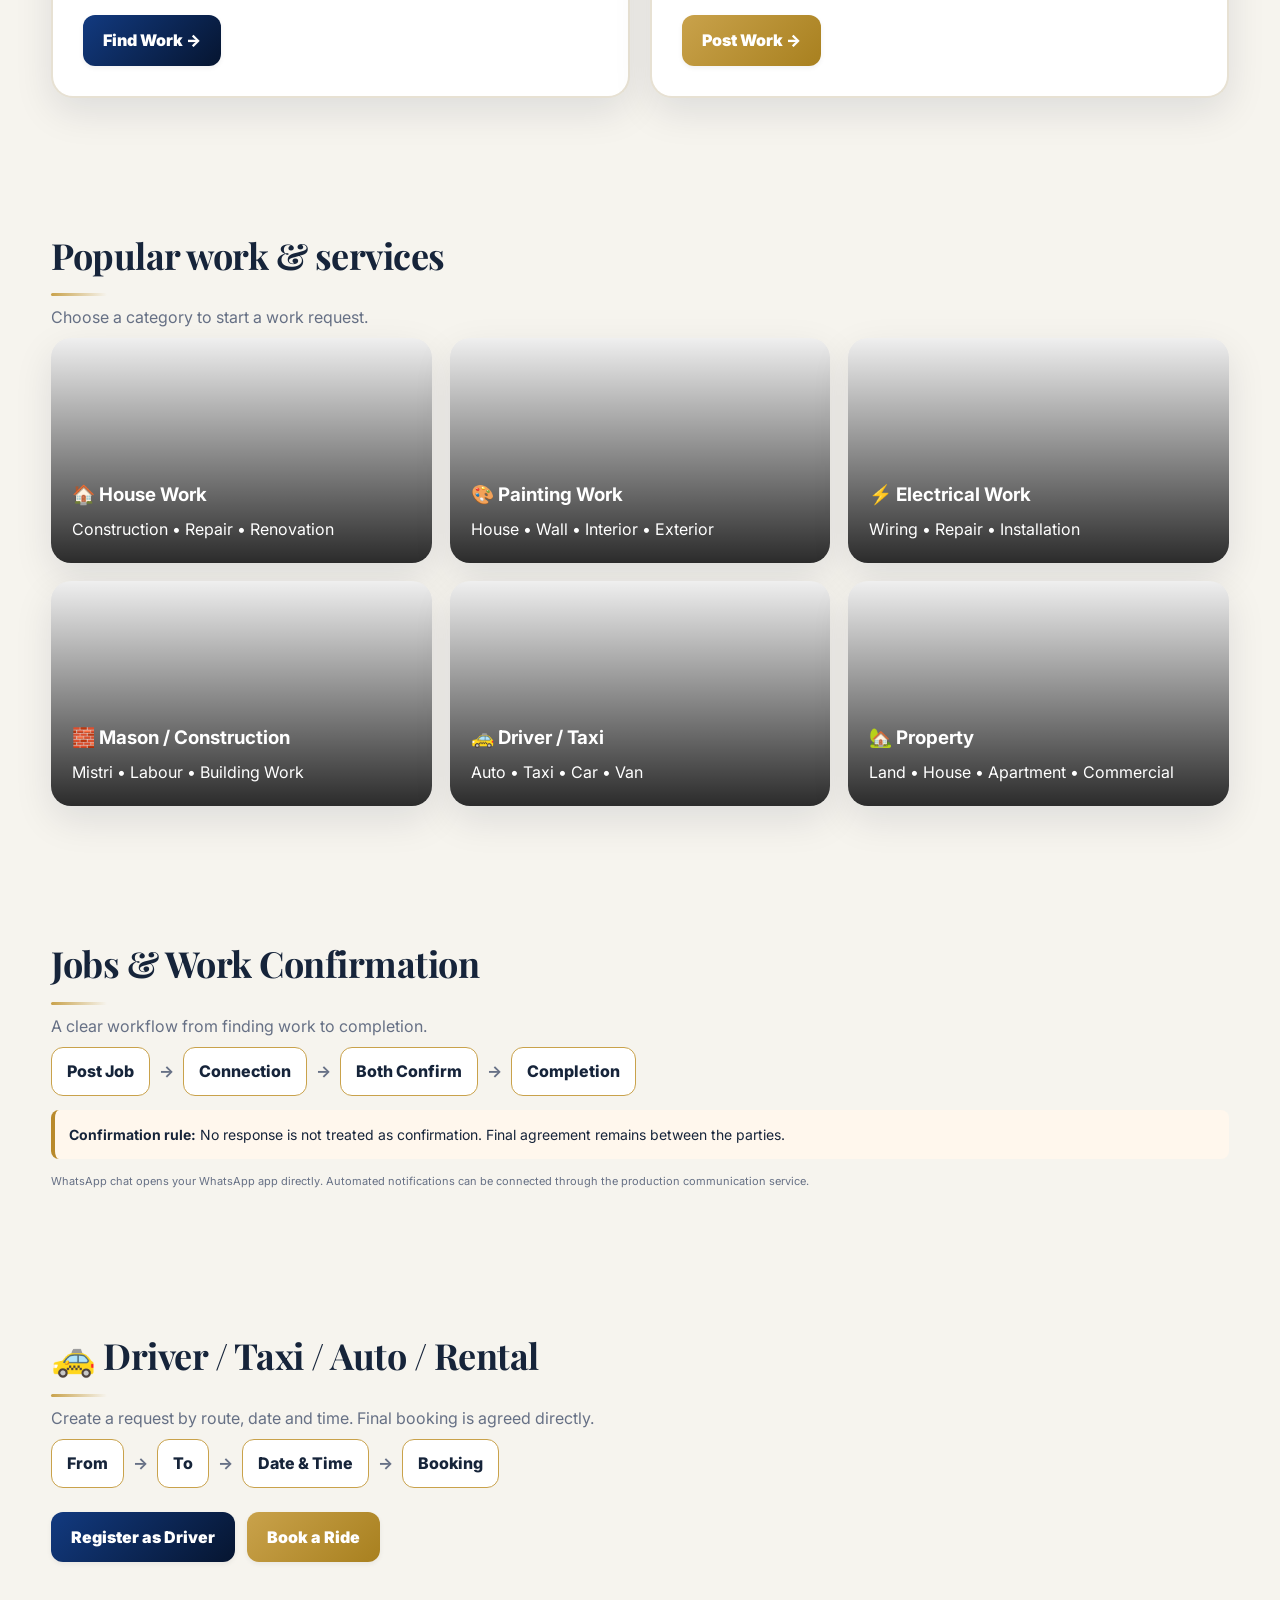
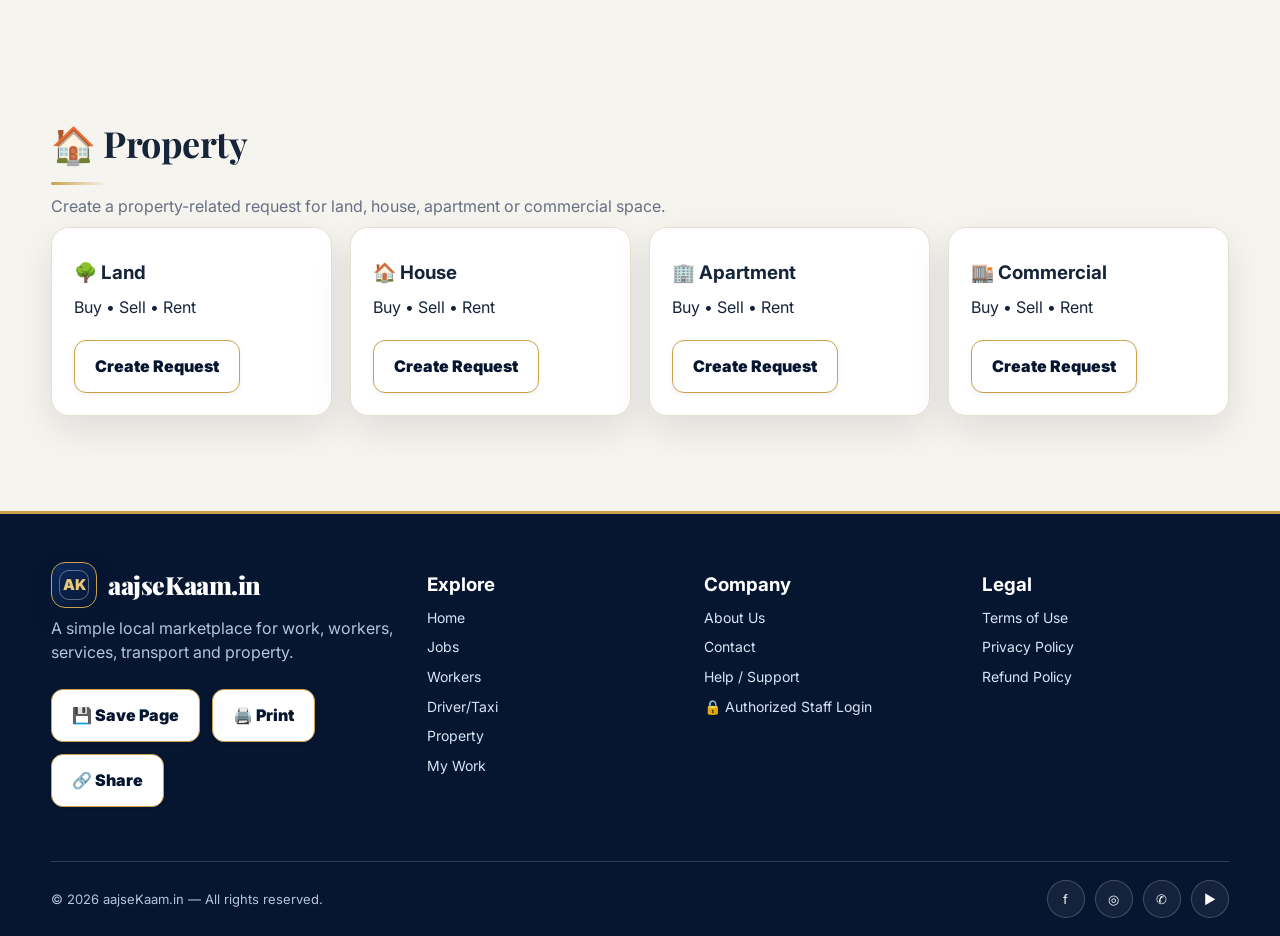
<file: public/index.html>
<!DOCTYPE html>
<html lang="en">
<head>
<meta charset="UTF-8">
<meta name="viewport" content="width=device-width, initial-scale=1.0">
<meta name="theme-color" content="#061530">
<meta name="description" content="aajseKaam.in — a local platform for work opportunities, services, transport and property connections.">
<meta property="og:title" content="aajseKaam.in | Work, Services, Transport & Property">
<meta property="og:description" content="A simple local platform connecting workers, customers, service providers, drivers and property users.">
<meta property="og:type" content="website">
<title>aajseKaam.in | Work, Services, Transport & Property</title>
<link rel="preconnect" href="https://fonts.googleapis.com"><link href="https://fonts.googleapis.com/css2?family=Playfair+Display:wght@600;700&family=Inter:wght@400;600;800&display=swap" rel="stylesheet">
<link rel="stylesheet" href="css/style.css">
</head>
<body>

<!--
aajseKaam.in MASTER SECURITY RULE — INCLUDING PRIVATE OFFICE RECORDS:
This index.html is the presentation layer. It must NEVER be treated as the security boundary.
Production must enforce authentication, server-side authorization, tenant/role isolation, OTP verification,
rate limiting, input validation, CSRF protection, audit logs, encrypted transport, encrypted/controlled storage,
backups, immutable/append-only job history, and server-generated IDs/timestamps.
No worker, contractor, customer or browser user may edit another user's records from the client.
-->

<header>
  <nav class="container">
    <a href="#home" class="brandWrap" aria-label="aajseKaam.in Home"><span class="brandMark"><span>AK</span></span><span class="brand">aajseKaam.in<small data-i18n="tagline">Work • Property • Services • Transport</small></span></a>
    <div class="navlinks">
  <a href="#home" data-i18n="home">Home</a>
  <a href="#jobs" data-i18n="jobs">Jobs</a>
  <a href="#choose" data-i18n="workers">Workers</a>
  <a href="#transport" data-i18n="driverTaxi">Driver/Taxi</a>
  <a href="#property" data-i18n="property">Property</a>
  <a href="#workTracking" data-track="nav" onclick="openMyWork();return false">My Work</a>
</div>
    <select id="language" class="lang" aria-label="Language" onchange="setLanguage(this.value)">
      <option value="en">English</option><option value="hi">हिन्दी</option><option value="or">ଓଡ଼ିଆ</option>
    </select>
    <button class="primary" data-i18n="registerLogin" onclick="openRegistration()">Register / Login</button>
    <button class="menuBtn" onclick="toggleMobileNav()" aria-label="Open menu">☰</button>
  </nav>
  <div id="mobileNav" class="container mobileNav">
  <a href="#home" data-i18n="home">Home</a>
  <a href="#jobs" data-i18n="jobs">Jobs</a>
  <a href="#choose" data-i18n="workers">Workers</a>
  <a href="#transport" data-i18n="driverTaxi">Driver/Taxi</a>
  <a href="#property" data-i18n="property">Property</a>
  <a href="#workTracking" data-track="nav" onclick="openMyWork();return false">My Work</a>
</div>
</header>

<main>
<section id="home" class="hero heroSlider"><div class="slideBgs"><div class="slideBg active" style="background-image:url('https://images.unsplash.com/photo-1564013799919?auto=format&fit=crop&w=1800&q=80')"></div><div class="slideBg" style="background-image:url('https://images.unsplash.com/photo-1504307651254?auto=format&fit=crop&w=1800&q=80')"></div><div class="slideBg" style="background-image:url('https://images.unsplash.com/photo-1621905252507?auto=format&fit=crop&w=1800&q=80')"></div><div class="slideBg" style="background-image:url('https://images.unsplash.com/photo-1503387762-592deb58ef4e?auto=format&fit=crop&w=1800&q=80')"></div></div>
<div class="container">
  <div class="slideTexts"><div class="slideTxt active"><span class="badge" data-i18n="s1B"></span><h1 data-i18n="s1T"></h1><p data-i18n="s1P"></p></div><div class="slideTxt"><span class="badge" data-i18n="s2B"></span><h1 data-i18n="s2T"></h1><p data-i18n="s2P"></p></div><div class="slideTxt"><span class="badge" data-i18n="s3B"></span><h1 data-i18n="s3T"></h1><p data-i18n="s3P"></p></div><div class="slideTxt"><span class="badge" data-i18n="s4B"></span><h1 data-i18n="s4T"></h1><p data-i18n="s4P"></p></div></div><div class="sliderCtrl"><button class="sArrow" id="sPrev" aria-label="Previous">&#8249;</button><div class="sDots" id="sDots"></div><button class="sArrow" id="sNext" aria-label="Next">&#8250;</button></div><div class="actions">
    <button class="btn find" data-i18n="findWork" onclick="location.href='#choose'">👷 Find Work</button>
    <button class="btn post" data-i18n="givePostWork" onclick="openPostWork()">📋 Give / Post Work</button>
    <button class="btn light" data-i18n="findProperty" onclick="location.href='#property'">🏠 Find Property</button>
    <button class="btn outline" data-track="myWork" onclick="openMyWork()">📋 My Work</button>
  </div>
  <div class="searchbox">
    <div class="field"><label data-i18n="searchNeed">What do you need?</label>
      <select id="searchRole">
        <option value="workerMistri" data-i18n="optWorkerMistri">Worker / Mistri</option>
        <option value="contractor" data-i18n="optContractor">Contractor</option>
        <option value="builder" data-i18n="optBuilder">Builder</option>
        <option value="driverTaxi" data-i18n="optDriverTaxi">Driver / Taxi</option>
        <option value="service" data-i18n="optServiceGeneric">Service</option>
        <option value="property" data-i18n="optPropertyGeneric">Property</option>
      </select>
    </div>
    <div class="field"><label data-i18n="searchLocation">Location</label><input id="searchLocation" data-i18n-placeholder="placeholderLocation" placeholder="Village / Town / City"></div>
    <div class="field"><label data-i18n="searchRequirement">Requirement</label><input id="searchRequirement" data-i18n-placeholder="placeholderRequirement" placeholder="What work / service is needed?"></div>
    <div class="field"><label data-i18n="searchDate">Date &amp; Time</label><input id="searchDate" type="datetime-local"></div>
    <button class="btn find" data-i18n="searchMatch" onclick="doSearch()">🔎 Search &amp; Match</button>
  </div>
  <div class="trustBar">
    <div class="trustItem"><b>EN • हि • ଓ</b><span data-i18n="trustLang">Three Languages</span></div>
    <div class="trustItem"><b data-i18n="trustDirectB">Direct</b><span data-i18n="trustDirect">Connect Directly</span></div>
    <div class="trustItem"><b data-i18n="trustContactB">Contact</b><span data-i18n="trustContact">WhatsApp &amp; Call</span></div>
    <div class="trustItem"><b data-i18n="trustLocalB">Local</b><span data-i18n="trustLocal">Platform</span></div>
  </div>
</div>
</section>


<section id="emergencyWork" class="section">
<div class="container">
  <div class="emergencyBanner">
    <h3 data-i18n="emergencyTitle">🚨 Emergency Work — Today</h3>
    <p class="muted" data-i18n="emergencySub">Urgent work requests marked for today can be shown here.</p>
    <div id="emergencyList" class="emergencyList"><div class="empty" data-i18n="noEmergency">No emergency work posted yet.</div></div>
  </div>
</div>
</section>

<section id="choose" class="section">
<div class="container">
  <h2 data-i18n="chooseHeading">Two simple ways to use aajseKaam.in</h2><p class="muted" data-i18n="chooseSub">Choose the option that matches what you want to do.</p>
  <div class="two">
    <div class="rolecard worker"><h2 data-i18n="findWorkCardTitle">👷 I want to find work</h2>
      <p data-i18n="findWorkCardText">Workers and skilled people can create a profile and search for suitable opportunities.</p>
      <ul>
        <li data-i18n="findWorkLi1">Choose your skill</li>
        <li data-i18n="findWorkLi2">Add your village, town or city</li>
        <li data-i18n="findWorkLi3">View matching opportunities</li>
        <li data-i18n="findWorkLi4">Connect before starting</li>
      </ul>
      <button class="btn find" data-i18n="findWorkCardBtn" onclick="openRegistration('Worker')">Find Work →</button>
    </div>
    <div class="rolecard postwork"><h2 data-i18n="postWorkCardTitle">📋 I want to give / post work</h2>
      <p data-i18n="postWorkCardText">Customers, homeowners, contractors and builders can post a requirement.</p>
      <ul>
        <li data-i18n="postWorkLi1">Describe the work</li>
        <li data-i18n="postWorkLi2">Select location and date</li>
        <li data-i18n="postWorkLi3">Find suitable providers</li>
        <li data-i18n="postWorkLi4">Agree and confirm together</li>
      </ul>
      <button class="btn post" data-i18n="postWorkCardBtn" onclick="openPostWork()">Post Work →</button>
    </div>
  </div>
</div>
</section>

<section class="section">
<div class="container">
  <h2 data-i18n="popularHeading">Popular work &amp; services</h2><p class="muted" data-i18n="popularSub">Choose a category to start a work request.</p>
  <div class="workgrid">
    <button class="workcard house" onclick="quickCategory('houseWork')"><div class="content"><h3 data-i18n="houseWorkTitle">🏠 House Work</h3><div data-i18n="houseWorkDesc">Construction • Repair • Renovation</div></div></button>
    <button class="workcard paint" onclick="quickCategory('paintingWork')"><div class="content"><h3 data-i18n="paintingTitle">🎨 Painting Work</h3><div data-i18n="paintingDesc">House • Wall • Interior • Exterior</div></div></button>
    <button class="workcard electric" onclick="quickCategory('electricalWork')"><div class="content"><h3 data-i18n="electricalTitle">⚡ Electrical Work</h3><div data-i18n="electricalDesc">Wiring • Repair • Installation</div></div></button>
    <button class="workcard mason" onclick="quickCategory('masonConstruction')"><div class="content"><h3 data-i18n="masonTitle">🧱 Mason / Construction</h3><div data-i18n="masonDesc">Mistri • Labour • Building Work</div></div></button>
    <button class="workcard driver" onclick="openPostWork('driverTaxi')"><div class="content"><h3 data-i18n="driverCardTitle">🚕 Driver / Taxi</h3><div data-i18n="driverCardDesc">Auto • Taxi • Car • Van</div></div></button>
    <button class="workcard property" onclick="location.href='#property'"><div class="content"><h3 data-i18n="propertyCardTitle">🏡 Property</h3><div data-i18n="propertyCardDesc">Land • House • Apartment • Commercial</div></div></button>
  </div>
</div>
</section>





<section id="jobs" class="section">
<div class="container">
  <h2 data-i18n="jobsHeading">Jobs &amp; Work Confirmation</h2><p class="muted" data-i18n="jobsSub">A clear workflow from finding work to completion.</p>
  <div class="workflow"><span class="step" data-i18n="stepPostJob">Post Job</span><span class="arrow">→</span><span class="step" data-i18n="stepConnection">Connection</span><span class="arrow">→</span><span class="step" data-i18n="stepBothConfirm">Both Confirm</span><span class="arrow">→</span><span class="step" data-i18n="stepCompletion">Completion</span></div>
  <div class="notice"><b data-i18n="confirmRuleTitle">Confirmation rule:</b> <span data-i18n="confirmRuleText">No response is not treated as confirmation. Final agreement remains between the parties.</span></div>
  <p class="waNote" data-i18n="waAutomationNote">WhatsApp chat opens your WhatsApp app directly. Automated notifications can be connected through the production communication service.</p>
  <div id="searchResults" class="resultlist hidden"></div>
</div>
</section>

<section id="transport" class="section">
<div class="container">
  <h2 data-i18n="transportHeading">🚕 Driver / Taxi / Auto / Rental</h2><p class="muted" data-i18n="transportSub">Create a request by route, date and time. Final booking is agreed directly.</p>
  <div class="workflow"><span class="step" data-i18n="stepFrom">From</span><span class="arrow">→</span><span class="step" data-i18n="stepTo">To</span><span class="arrow">→</span><span class="step" data-i18n="stepDateTime">Date &amp; Time</span><span class="arrow">→</span><span class="step" data-i18n="stepBooking">Booking</span></div>
  <div class="actions"><button class="btn find" data-i18n="registerAsDriverBtn" onclick="openRegistration('Driver')">Register as Driver</button><button class="btn post" data-i18n="bookRideBtn" onclick="openPostWork('driverTaxi')">Book a Ride</button></div>
</div>
</section>

<section id="property" class="section">
<div class="container">
  <h2 data-i18n="propertyHeading">🏠 Property</h2><p class="muted" data-i18n="propertySub">Create a property-related request for land, house, apartment or commercial space.</p>
  <div class="cards">
    <div class="card"><h3 data-i18n="landTitle">🌳 Land</h3><p data-i18n="buySellRent">Buy • Sell • Rent</p><button class="btn light" data-i18n="createRequestBtn" onclick="openPostWork('property')">Create Request</button></div>
    <div class="card"><h3 data-i18n="houseTitle2">🏠 House</h3><p data-i18n="buySellRent">Buy • Sell • Rent</p><button class="btn light" data-i18n="createRequestBtn" onclick="openPostWork('property')">Create Request</button></div>
    <div class="card"><h3 data-i18n="apartmentTitle">🏢 Apartment</h3><p data-i18n="buySellRent">Buy • Sell • Rent</p><button class="btn light" data-i18n="createRequestBtn" onclick="openPostWork('property')">Create Request</button></div>
    <div class="card"><h3 data-i18n="commercialTitle">🏬 Commercial</h3><p data-i18n="buySellRent">Buy • Sell • Rent</p><button class="btn light" data-i18n="createRequestBtn" onclick="openPostWork('property')">Create Request</button></div>
  </div>
</div>
</section>

<section id="workTracking" class="section hidden">
<div class="container">
<div class="sectionHead"><div><h2 data-track="heading">🛠️ Daily Work Tracking & Confirmation</h2><p class="muted" data-track="sub">Start work, send progress, record problems, complete the day and keep a date-wise confirmation history.</p></div><button class="btn light noPrint" onclick="closeMyWork()">✕ Close</button></div>
<div class="trackGrid">
<div class="trackCard">
<h3 data-track="workerTitle">👷 Worker / Service Update</h3>
<p class="smallNote" data-track="workerSub">The worker can record the starting photo, work details, completion photo and problems for each working day.</p>
<div class="formgrid">
<div class="field"><label data-track="workId">Work ID</label><input id="trackWorkId" placeholder="JOB-..." maxlength="60"></div>
<div class="field"><label data-track="ownerMobile">Owner / Contractor Mobile</label><input id="trackOwnerMobile" inputmode="numeric" maxlength="10" placeholder="10-digit mobile"></div>
<div class="field"><label data-track="workDate">Work Date</label><input id="trackDate" type="date"></div>
<div class="field"><label data-track="workStatus">Update Type</label><select id="trackStatus"><option value="started">▶️ Start Work</option><option value="progress">📸 Daily Progress</option><option value="completed">✅ Complete Work</option><option value="problem">⚠️ Report Problem</option></select></div>
<div class="field full"><label data-track="workPhoto">Work Photo</label><input id="trackPhoto" type="file" accept="image/*"><img id="trackPhotoPreview" class="photoPreview" alt="Work photo preview"></div>
<div class="field full"><label data-track="workDetails">Work Details</label><textarea id="trackDetails" rows="3" maxlength="1000" placeholder="What work was started / completed today?"></textarea></div>
<div class="field full"><label data-track="problem">Problem / Delay / Material Need</label><textarea id="trackProblem" rows="2" maxlength="600" placeholder="Write any problem, delay or material requirement"></textarea></div>
</div>
<div class="trackActions"><button class="btn find" onclick="saveWorkUpdate()" data-track="saveUpdate">Save Work Update</button><button class="btn light" onclick="shareWorkUpdate()" data-track="sendUpdate">💬 Send to Owner / Contractor</button></div>
<div class="notice" data-track="confirmationRule">A response is not treated as confirmation unless the recipient actively confirms it.</div>
</div>
<div class="trackCard">
<h3 data-track="historyTitle">📅 Date-wise Attendance & Confirmation</h3>
<p class="smallNote" data-track="historySub">Each update keeps its date, time, sender and confirmation status. Pending means not confirmed.</p>
<div id="workHistory" class="updateList"><div class="empty" data-track="emptyHistory">No work updates yet.</div></div>
<div class="confirmBox"><b data-track="confirmTitle">Owner / Contractor Confirmation</b><p class="smallNote" data-track="confirmSub">Use the Work ID and date from the message to confirm receipt and work status.</p><div class="formgrid"><div class="field"><label data-track="confirmId">Work ID</label><input id="confirmWorkId"></div><div class="field"><label data-track="confirmDate">Date</label><input id="confirmDate" type="date"></div></div><div class="trackActions"><button class="btn find" onclick="confirmWorkUpdate()" data-track="confirmBtn">✅ Confirm Received / Work</button><button class="btn light" onclick="reportWorkProblem()" data-track="problemBtn">⚠️ Report Problem</button></div></div>
</div>
</div>
</div>
</section>



<section id="officeOperations" class="section officeOnly" aria-hidden="true">
<div class="container officeGate">
  <div id="officeLoginPanel" class="officePanel">
    <span class="badge">🔐 Authorized Office Access</span>
    <h2>Office Daily Operations &amp; Closing</h2>
    <p>Private operational records are not part of the public marketplace. Access requires an authorized mobile number and OTP.</p>
    <div class="officeSecurity">
      <span class="securityPill">OTP Verification</span>
      <span class="securityPill">Role Permission</span>
      <span class="securityPill">Audit Log</span>
      <span class="securityPill">Daily Lock</span>
    </div>
    <div class="officeLoginNote">
      <b>Production security:</b> OTP must be generated and verified by the secure backend/SMS provider. This HTML file is only the presentation layer and must never be the security boundary.
    </div>
    <div class="formgrid" style="margin-top:18px">
      <div class="field"><label style="color:#fff">Authorized Mobile</label><input id="officeMobile" inputmode="numeric" maxlength="10" placeholder="10-digit authorized mobile"></div>
      <div class="field"><label style="color:#fff">Office Role</label><select id="officeRole"><option value="office">Office Staff</option><option value="manager">Manager</option><option value="admin">Admin</option><option value="auditor">Auditor</option></select></div>
      <div class="full actions"><button class="btn find" type="button" onclick="requestOfficeOTP()">Send OTP</button></div>
      <div id="officeOtpArea" class="full hidden">
        <div class="otpGrid">
          <div class="field"><label style="color:#fff">Enter OTP</label><input id="officeOTP" class="otpInput" inputmode="numeric" maxlength="6" placeholder="••••••"></div>
          <div class="field"><label style="color:#fff">OTP status</label><div id="officeOtpStatus" style="padding:12px;color:#dcecff">OTP not requested.</div></div>
        </div>
        <div class="actions"><button class="btn find" type="button" onclick="verifyOfficeOTP()">Verify &amp; Open Office</button></div>
      </div>
    </div>
  </div>

  <div id="officeWorkspace" class="hidden">
    <div class="officePanel">
      <div class="sectionHead">
        <div><span class="badge">🔒 AUTHORIZED SESSION</span><h2>Office Daily Operations &amp; Closing</h2><p>Authorized office operations, work records, payments, pending items and end-of-day closing.</p></div>
        <button class="btn light" onclick="officeLogout()">Logout</button>
      </div>
      <div class="officeKpis">
        <div class="officeKpi"><b id="officeOpenCount">0</b><span>Open Today</span></div>
        <div class="officeKpi"><b id="officeCompleteCount">0</b><span>Completed</span></div>
        <div class="officeKpi"><b id="officePendingCount">0</b><span>Pending</span></div>
        <div class="officeKpi"><b id="officeLockedCount">0</b><span>Locked Days</span></div>
      </div>
    </div>

    <div class="officeRecord">
      <div class="sectionHead"><div><h3 data-i18n="dashboardHeading">📊 Marketplace Dashboard</h3><p class="muted" data-i18n="dashboardSub">Live operational counts available to authorized staff.</p></div><button class="btn light noPrint" data-i18n="refreshBtn" onclick="refreshDashboard()">↻ Refresh</button></div>
      <div class="dashwrap">
        <div class="kpicard"><div class="kpi" id="memberCount">0</div><div class="muted" data-i18n="kpiMembers">Registered Profiles</div></div>
        <div class="kpicard"><div class="kpi" id="jobCount">0</div><div class="muted" data-i18n="kpiJobs">Posted Requests</div></div>
        <div class="kpicard"><div class="kpi" id="driverCount">0</div><div class="muted" data-i18n="kpiDrivers">Driver Profiles</div></div>
        <div class="kpicard"><div class="kpi" id="propertyCount">0</div><div class="muted" data-i18n="kpiProperty">Property Requests</div></div>
      </div>
      <div class="tablewrap"><table><thead><tr><th data-i18n="tableReqProfile">Request / Profile</th><th data-i18n="tableLocation">Location</th><th data-i18n="tableType">Type</th><th data-i18n="tableStatus">Status</th></tr></thead><tbody id="dashboardBody"><tr><td colspan="4" class="empty" data-i18n="emptyTable">No local records yet.</td></tr></tbody></table></div>
      <div class="actions noPrint"><button class="btn light" data-i18n="printBtn" onclick="printDashboard()">🖨️ Print Dashboard</button><button class="btn light" data-i18n="saveRecordsBtn" onclick="exportRecords()">💾 Save Records</button><button class="btn light" data-i18n="clearBtn" onclick="clearLocalRecords()">Clear Local Records</button></div>
      <p class="smallNote" data-i18n="privacyNote">Operational data should be stored in the secure production database with server-side access controls.</p>
    </div>

    <div class="officeRecord">
      <h3>📅 Today — Office Operations Record</h3>
      <div class="lockNote">Each date has one controlled daily record. After closing, normal editing/deleting is disabled. Corrections must go through authorized approval and an audit log.</div>
      <form id="officeWorkForm" class="formgrid" onsubmit="saveOfficeWork(event)" novalidate>
        <div class="field"><label>Work Date</label><input id="officeDate" type="date" required></div>
        <div class="field"><label>District</label><input id="officeDistrict" required></div>
        <div class="field"><label>Block</label><input id="officeBlock" required></div>
        <div class="field"><label>Work Status</label><select id="officeWorkStatus"><option value="new">New Work</option><option value="continuing">Continuing Work</option><option value="completed">Completed Work</option><option value="pending">Pending Work</option></select></div>
        <div class="field full"><label>Exact Work / Service Name</label><input id="officeWorkName" maxlength="160" required placeholder="Exact work or service name"></div>
        <div class="field"><label>Workers</label><input id="officeWorkers" type="number" min="0" value="0"></div>
        <div class="field"><label>Mistri</label><input id="officeMistri" type="number" min="0" value="0"></div>
        <div class="field"><label>Payment / Receipt</label><input id="officePayment" type="number" min="0" step="0.01" value="0"></div>
        <div class="field"><label>Milestone / Reference</label><input id="officeReference" maxlength="100"></div>
        <div class="field full"><label>Daily Note / Problem</label><textarea id="officeNote" rows="3" maxlength="800"></textarea></div>
        <div class="full actions"><button class="btn find" type="submit">Save Daily Entry</button><button class="btn light" type="button" onclick="renderOfficeRecords()">Refresh</button></div>
      </form>
    </div>

    <div class="officeRecord">
      <div class="sectionHead"><div><h3>📚 Office Daily Records</h3><p class="muted">Open records can be updated. Closed records are preserved as locked records.</p></div><button class="btn light" onclick="printOfficeRecords()">🖨️ Print</button></div>
      <div id="officeRecordsList"></div>
    </div>

    <div class="officeRecord">
      <h3>🔒 End-of-Day Operations Closing</h3>
      <p class="muted">Closing creates the official daily snapshot. Once closed, normal users cannot edit or delete that date.</p>
      <div class="actions">
        <button class="btn post" onclick="closeOfficeDay()">🔒 Close Today &amp; Lock Record</button>
        <button class="btn light" onclick="requestOfficeCorrection()">Request Authorized Correction</button>
      </div>
    </div>
  </div>
</div>
</section>
</main>


<footer>
<div class="container">
  <div class="footergrid">
    <div><div class="brandWrap"><span class="brandMark"><span>AK</span></span><div class="brand" style="color:#fff">aajseKaam.in</div></div><p class="footerText" data-i18n="footerTagline">A simple local marketplace for work, workers, services, transport and property.</p>
      <div class="actions"><button class="btn light" data-i18n="savePageBtn" onclick="saveSite()">💾 Save Page</button><button class="btn light" data-i18n="printBtnFooter" onclick="printSite()">🖨️ Print</button><button class="btn light" data-i18n="shareBtn" onclick="shareSite()">🔗 Share</button></div>
    </div>
    <div><h3 data-i18n="exploreHeading">Explore</h3><a href="#home" data-i18n="home">Home</a><a href="#jobs" data-i18n="jobs">Jobs</a><a href="#choose" data-i18n="workers">Workers</a><a href="#transport" data-i18n="driverTaxi">Driver/Taxi</a><a href="#property" data-i18n="property">Property</a><a href="#workTracking" data-track="nav" onclick="openMyWork();return false">My Work</a></div>
    <div><h3 data-i18n="companyHeading">Company</h3><a href="#" onclick="showInfo('aboutUs');return false" data-i18n="aboutUs">About Us</a><a href="#" onclick="showInfo('contact');return false" data-i18n="contact">Contact</a><a href="#" onclick="showInfo('help');return false" data-i18n="help">Help / Support</a><a href="#" onclick="openOfficeAccess();return false">🔒 Authorized Staff Login</a></div>
    <div><h3 data-i18n="legalHeading">Legal</h3><a href="#" onclick="showInfo('terms');return false" data-i18n="terms">Terms of Use</a><a href="#" onclick="showInfo('privacy');return false" data-i18n="privacy">Privacy Policy</a><a href="#" onclick="showInfo('refund');return false" data-i18n="refund">Refund Policy</a></div>
  </div>
  <div class="footbottom"><div>© <span id="year"></span> aajseKaam.in — <span data-i18n="rightsReserved">All rights reserved.</span></div><div class="footicons"><button onclick="showInfo('facebook')" aria-label="Facebook">f</button><button onclick="showInfo('instagram')" aria-label="Instagram">◎</button><button onclick="showInfo('whatsapp')" aria-label="WhatsApp">✆</button><button onclick="showInfo('youtube')" aria-label="YouTube">▶️</button></div></div>
</div>
</footer>

<div class="modal" id="registrationModal"><div class="modalbox">
<button class="close" onclick="closeModal('registrationModal')">✕ <span data-i18n="closeBtn">Close</span></button>
<h2 data-i18n="regModalTitle">Register / Create Profile</h2><p class="muted" data-i18n="regModalSub">Create your profile for work, services, transport or property.</p>
<div class="plan">
<label><input type="radio" name="role" value="Worker" checked onchange="renderRoleFields()"> <span data-i18n="roleWorkerLabel">Worker / Mistri</span></label>
<label><input type="radio" name="role" value="Contractor" onchange="renderRoleFields()"> <span data-i18n="roleContractorLabel">Contractor / Builder</span></label>
<label><input type="radio" name="role" value="Customer" onchange="renderRoleFields()"> <span data-i18n="roleCustomerLabel">Customer / Homeowner</span></label>
<label><input type="radio" name="role" value="Driver" onchange="renderRoleFields()"> <span data-i18n="roleDriverLabel">Driver / Taxi</span></label>
<label><input type="radio" name="role" value="Property" onchange="renderRoleFields()"> <span data-i18n="rolePropertyLabel">Property Owner</span></label>
<label><input type="radio" name="role" value="OtherService" onchange="renderRoleFields()"> <span data-i18n="roleServiceLabel">Other Work / Service</span></label>
</div>
<form id="registrationForm" class="formgrid" style="margin-top:16px" onsubmit="submitRegistration(event)" novalidate>
<div class="field" id="regNameField"><label data-i18n="fullNameLabel">Full Name</label><input id="regName" required maxlength="80" data-i18n-placeholder="placeholderName" placeholder="Your name"><div class="fielderr" data-i18n="errName">Please enter your full name.</div></div>
<div class="field" id="regMobileField"><label data-i18n="mobileLabel">Mobile Number</label><input id="regMobile" required inputmode="numeric" maxlength="10" data-i18n-placeholder="placeholderMobile" placeholder="10-digit mobile number"><div class="fielderr" data-i18n="errMobile">Please enter a valid 10-digit mobile number.</div></div>
<div class="field"><label data-i18n="photoLabel">Pass Photo</label><input id="regPhoto" type="file" accept="image/*"><img id="regPhotoPreview" class="photoPreview" alt="Profile preview"></div>
<div class="field" id="regLocationField"><label data-i18n="locationLabel2">Village / Town / City</label><input id="regLocation" required maxlength="120" data-i18n-placeholder="placeholderLocation2" placeholder="Your location"><div class="fielderr" data-i18n="errLocation">Please enter your location.</div></div>
<div class="field"><label data-i18n="liveLocationLabel">Live Location</label><button type="button" class="liveBtn" onclick="captureLiveLocation()">📍 <span data-i18n="getLiveLocation">Use Current Location</span></button><div id="locationStatus" class="locationStatus"></div><input type="hidden" id="regLat"><input type="hidden" id="regLng"></div>
<div id="roleFields" class="roleFields"></div>
<div class="field">
  <label for="regAddress">Full Address</label>
  <textarea
    id="regAddress"
    name="address"
    rows="3"
    placeholder="House / Street / Village / Town / District / State / PIN"
  ></textarea>
</div>

<div class="field">
  <label for="regIdProofType">ID Proof Type</label>
  <select id="regIdProofType" name="idProofType">
    <option value="">Select ID Proof</option>
    <option value="Aadhaar">Aadhaar</option>
    <option value="Voter ID">Voter ID</option>
    <option value="Driving Licence">Driving Licence</option>
    <option value="PAN Card">PAN Card</option>
    <option value="Other">Other</option>
  </select>
</div>

<div class="field">
  <label for="regIdProofLast4">ID Proof Last 4 Digits</label>
  <input
    type="text"
    id="regIdProofLast4"
    name="idProofLast4"
    maxlength="4"
    inputmode="numeric"
    placeholder="Last 4 digits only"
  />
  <small>Private verification information. Do not enter the full ID number.</small>
</div>
<div class="full notice feeNotice" id="regFeeBox"></div>
<div class="full notice" data-i18n="regNotice">A membership profile is created after registration. Production identity verification and secure document handling must be enforced by the backend.</div>
<div class="full actions"><button type="submit" class="btn find" id="regSubmitBtn" data-i18n="createProfileBtn">Create Profile</button><button type="button" class="btn light" data-i18n="cancelBtn" onclick="closeModal('registrationModal')">Cancel</button></div>
<div id="registrationResultActions" class="full actions hidden"><button type="button" class="btn find" data-i18n="printMembershipBtn" onclick="printRegistration()">🖨️ Print Membership</button><button type="button" class="btn light" data-i18n="shareMembershipBtn" onclick="shareRegistration()">🔗 Share Membership</button><button type="button" class="btn light" data-i18n="saveMembershipBtn" onclick="saveRegistration()">💾 Save Membership</button></div>
</form></div></div>

<div class="modal" id="postWorkModal"><div class="modalbox">
<button class="close" onclick="closeModal('postWorkModal')">✕ <span data-i18n="closeBtn">Close</span></button><h2 data-i18n="postModalTitle">Post Work / Request</h2><p class="muted" data-i18n="postModalSub">Create a work or service request and connect directly with the relevant person.</p>
<form id="postWorkForm" class="formgrid" onsubmit="submitPostWork(event)" novalidate>
<div class="field"><label data-i18n="workTypeLabel">Work / Request Type</label>
  <select id="postWorkType">
    <option value="houseWork" data-i18n="optHouseWork">House Work</option>
    <option value="paintingWork" data-i18n="optPaintingWork">Painting Work</option>
    <option value="electricalWork" data-i18n="optElectricalWork">Electrical Work</option>
    <option value="masonConstruction" data-i18n="optMasonConstruction">Mason / Construction</option>
    <option value="driverTaxi" data-i18n="optDriverTaxi">Driver / Taxi</option>
    <option value="property" data-i18n="optPropertyGeneric">Property</option>
    <option value="otherService" data-i18n="optOtherService">Other Service</option>
  </select>
</div>
<div class="field"><label data-i18n="districtLabel">District</label><input id="postDistrict" maxlength="60" data-i18n-placeholder="districtPlaceholder" placeholder="District" required></div>
<div class="field"><label data-i18n="blockLabel">Block</label><input id="postBlock" maxlength="60" data-i18n-placeholder="blockPlaceholder" placeholder="Block" required></div>
<div class="field full exactWorkField" id="exactWorkField"><label data-i18n="exactWorkLabel">Exact Work / Service Name</label><input id="exactWorkName" maxlength="120" data-i18n-placeholder="exactWorkPlaceholder" placeholder="e.g. 2BHK House Painting, 5 HP Motor Repair"></div>
<div class="field"><label data-i18n="urgencyLabel">Urgency</label><select id="postUrgency"><option value="normal" data-i18n="urgencyNormal">Normal</option><option value="today" data-i18n="urgencyToday">🚨 Emergency — Complete Today</option></select></div>
<div class="field" id="postLocationField"><label data-i18n="locationLabel3">Location</label><input id="postWorkLocation" required maxlength="100" data-i18n-placeholder="placeholderLocation" placeholder="Village / Town / City"><div class="fielderr" data-i18n="errLocation">Please enter your location.</div></div>
<div class="field"><button type="button" class="liveBtn" onclick="capturePostLocation()">📍 Use Current Location</button><div id="postLocStatus" class="locationStatus"></div><input type="hidden" id="postLat"><input type="hidden" id="postLng"></div>
<div class="field" id="postDateField"><label data-i18n="dateNeededLabel">Date &amp; Time Needed</label><input id="postWorkDate" type="datetime-local" required><div class="fielderr" data-i18n="errDate">Please choose a date and time.</div></div>
<div class="field" id="postMobileField"><label data-i18n="contactLabel">Contact Number</label><input id="postWorkMobile" required inputmode="numeric" maxlength="10" data-i18n-placeholder="placeholderMobile" placeholder="10-digit mobile number"><div class="fielderr" data-i18n="errMobile">Please enter a valid 10-digit mobile number.</div></div>
<div class="field full" id="postDescField"><label data-i18n="descriptionLabel">Work Description</label><textarea id="postWorkDescription" rows="3" required maxlength="800" data-i18n-placeholder="placeholderDescription" placeholder="Describe the work or request"></textarea><div class="fielderr" data-i18n="errDescription">Please describe the work or request.</div></div>
<div class="field full"><label data-i18n="presentPhotoLabel">Present Photo (optional)</label><input id="postWorkPhoto" type="file" accept="image/*"><img id="postWorkPhotoPreview" class="photoPreview" alt="Work photo preview"></div>
<div class="full notice" data-i18n="postNotice">Final pricing, identity verification, payment and agreement must be confirmed directly by the parties.</div>
<div class="full actions"><button type="submit" class="btn post" id="postSubmitBtn" data-i18n="saveRequestBtn2">Save Request</button><button type="button" class="btn light" data-i18n="cancelBtn" onclick="closeModal('postWorkModal')">Cancel</button></div>
</form></div></div>

<div class="modal" id="membershipModal"><div class="modalbox" id="membershipCardBox">
<button class="close" onclick="closeModal('membershipModal')">✕ <span data-i18n="closeBtn">Close</span></button>
<div id="membershipCard" style="border:2px solid var(--navy);border-radius:18px;padding:24px;margin-top:12px">
<div style="text-align:center"><div class="brand">aajseKaam.in</div><h2 data-i18n="membershipCardTitle">Membership Card</h2><p class="muted" data-i18n="membershipCardSub">Local profile membership record</p></div>
<div class="two" style="margin-top:18px"><div><b data-i18n="memberIdLabel">Membership ID</b><div id="cardMemberId"></div></div><div><b data-i18n="memberRoleLabel">Role</b><div id="cardMemberRole"></div></div><div><b data-i18n="memberNameLabel">Name</b><div id="cardMemberName"></div></div><div><b data-i18n="memberMobileLabel">Mobile</b><div id="cardMemberMobile"></div></div><div><b data-i18n="memberLocationLabel">Location</b><div id="cardMemberLocation"></div></div><div><b data-i18n="memberSkillLabel">Skill / Work</b><div id="cardMemberSkill"></div></div><div><b data-i18n="memberExperienceLabel">Experience</b><div id="cardMemberExperience"></div></div><div><b data-i18n="memberCertificateLabel">Character Certificate</b><div id="cardMemberCertificate"></div></div></div>
<p class="smallNote" style="margin-top:18px" data-i18n="membershipDemoNote">Membership information is subject to the platform's identity-verification and security controls.</p>
</div>
<div class="actions noPrint"><button class="btn find" data-i18n="printMembershipBtn" onclick="printRegistration()">🖨️ Print Membership</button><button class="btn light" data-i18n="shareMembershipBtn" onclick="shareRegistration()">🔗 Share Membership</button><button class="btn light" data-i18n="saveMembershipBtn" onclick="saveRegistration()">💾 Save Membership</button></div>
</div></div>

<div class="modal" id="infoModal"><div class="modalbox"><button class="close" onclick="closeModal('infoModal')">✕ <span data-i18n="closeBtn">Close</span></button><h2 id="infoTitle">Information</h2><p id="infoText" class="muted"></p></div></div>
<div class="toast" id="toast" role="status" aria-live="polite"></div>

<button class="waFloat" id="waFloatBtn" onclick="openSupportWhatsApp()" aria-label="WhatsApp">💬</button>

<script src="js/language.js"></script>
<script src="js/app.js"></script>
<script src="js/registration.js"></script>
<script src="js/office.js"></script>
<script src="js/work.js"></script> 




</body>
</html>
</file>
<file: css/style.css>
:root{
  --navy:#071a3a;--navy2:#102b59;--blue:#1769e0;--blue2:#0c4bb5;
  --orange:#ef8b2c;--green:#159447;--ink:#12233f;--muted:#64748b;
  --bg:#f5f8fc;--white:#fff;--line:#dce5f0;--danger:#c62828;
  --shadow:0 14px 36px rgba(7,26,58,.10);--radius:20px;
}
*{box-sizing:border-box}
html{scroll-behavior:smooth}
body{margin:0;font-family:Inter,"Segoe UI",Arial,sans-serif;color:var(--ink);background:var(--bg);line-height:1.55}
button,input,select,textarea{font:inherit}
button{cursor:pointer}
button:disabled{cursor:not-allowed;opacity:.55}
a{text-decoration:none;color:inherit}
.container{width:min(1180px,92%);margin:auto}
header{position:sticky;top:0;z-index:50;background:rgba(255,255,255,.97);backdrop-filter:blur(12px);border-bottom:1px solid var(--line)}
nav{min-height:76px;display:flex;align-items:center;gap:20px}
.brand{font-size:25px;font-weight:950;letter-spacing:-.7px;color:var(--navy);line-height:1.05}
.brand small{display:block;font-size:10px;letter-spacing:.2px;font-weight:700;color:var(--muted);margin-top:5px}
.navlinks{display:flex;gap:18px;margin-left:auto;font-weight:800;font-size:14px}
.navlinks a:hover{color:var(--blue)}
.lang{padding:10px 12px;border:1px solid var(--line);border-radius:12px;background:#fff;color:var(--ink)}
.primary{background:var(--navy);color:#fff;border:0;border-radius:12px;padding:13px 18px;font-weight:900}
.menuBtn{display:none;border:1px solid var(--line);background:#fff;border-radius:12px;padding:10px}
.mobileNav{display:none;padding:0 0 16px;gap:10px;flex-wrap:wrap}
.mobileNav a{padding:9px 12px;background:#f0f4f9;border-radius:10px;font-weight:800;font-size:13px}
.section{padding:65px 0}
.sectionHead{display:flex;align-items:end;justify-content:space-between;gap:20px;margin-bottom:22px}
h1{font-size:clamp(38px,6vw,70px);line-height:1.03;letter-spacing:-2px;margin:16px 0}
h2{font-size:clamp(27px,3vw,36px);letter-spacing:-.8px;margin:0 0 9px}
h3{margin:8px 0}
p{margin:8px 0}
.muted{color:var(--muted)}
.hero{min-height:650px;color:#fff;display:flex;align-items:center;background:
linear-gradient(90deg,rgba(4,17,40,.94),rgba(4,17,40,.54)),
url("https://images.unsplash.com/photo-1503387762-592deb58ef4e?auto=format&fit=crop&w=1800&q=85") center/cover}
.hero p{max-width:760px;font-size:18px;color:#e8eef8}
.badge{display:inline-block;background:rgba(255,255,255,.12);border:1px solid rgba(255,255,255,.24);padding:8px 13px;border-radius:999px;font-weight:850;font-size:13px}
.actions{display:flex;flex-wrap:wrap;gap:12px;margin:24px 0}
.btn{border:0;border-radius:12px;padding:13px 20px;font-weight:900;transition:transform .12s,box-shadow .12s}
.btn:active{transform:scale(.98)}
.find{background:var(--blue);color:#fff}
.post{background:var(--orange);color:#fff}
.light{background:#fff;color:var(--navy);border:1px solid var(--line)}
.outline{background:transparent;color:#fff;border:1px solid rgba(255,255,255,.45)}
.searchbox{margin-top:30px;background:#fff;color:var(--ink);border-radius:22px;padding:20px;box-shadow:var(--shadow);display:grid;grid-template-columns:1.05fr 1fr 1.25fr 1fr auto;gap:12px;align-items:end}
.field label{display:block;font-size:12px;font-weight:850;margin-bottom:6px;color:var(--muted)}
.field input,.field select,.field textarea{width:100%;padding:12px;border:1px solid var(--line);border-radius:11px;background:#fff;color:var(--ink);outline:none}
.field input:focus,.field select:focus,.field textarea:focus{border-color:var(--blue);box-shadow:0 0 0 3px rgba(23,105,224,.12)}
.two{display:grid;grid-template-columns:1fr 1fr;gap:20px}
.rolecard{border-radius:22px;padding:30px;border:2px solid var(--line);background:#fff;box-shadow:0 5px 20px rgba(7,26,58,.04)}
.rolecard.worker{border-color:#79adff}.rolecard.postwork{border-color:#f2b06e}
.rolecard ul{padding-left:20px}
.workgrid{display:grid;grid-template-columns:repeat(3,1fr);gap:18px}
.workcard{height:225px;border-radius:20px;overflow:hidden;position:relative;color:#fff;background-size:cover;background-position:center;display:flex;align-items:end;border:0;text-align:left;width:100%;padding:0}
.workcard:after{content:"";position:absolute;inset:0;background:linear-gradient(transparent,rgba(0,0,0,.82))}
.workcard .content{position:relative;z-index:1;padding:21px}
.house{background-image:url("https://images.unsplash.com/photo-1505693416388-ac5ce068fe85?auto=format&fit=crop&w=900&q=80")}
.paint{background-image:url("https://images.unsplash.com/photo-1562259949-e8e7689d7828?auto=format&fit=crop&w=900&q=80")}
.electric{background-image:url("https://images.unsplash.com/photo-1621905252507-b35492cc74b4?auto=format&fit=crop&w=900&q=80")}
.mason{background-image:url("https://images.unsplash.com/photo-1504307651254-35680f356dfd?auto=format&fit=crop&w=900&q=80")}
.driver{background-image:url("https://images.unsplash.com/photo-1549317661-bd32c8ce0db2?auto=format&fit=crop&w=900&q=80")}
.property{background-image:url("https://images.unsplash.com/photo-1564013799919-ab600027ffc6?auto=format&fit=crop&w=900&q=80")}
.cards{display:grid;grid-template-columns:repeat(4,1fr);gap:18px}
.card{background:#fff;border:1px solid var(--line);border-radius:18px;padding:22px;box-shadow:0 5px 20px rgba(7,26,58,.05)}
.card .btn{margin-top:12px}
.avail{color:var(--green);font-weight:900}
.dot{display:inline-block;width:9px;height:9px;border-radius:50%;background:var(--green);margin-right:6px}
.workflow{display:flex;flex-wrap:wrap;gap:9px;align-items:center}
.step{padding:11px 15px;background:#fff;border:1px solid var(--line);border-radius:12px;font-weight:800}
.arrow{color:var(--muted);font-weight:bold}
.notice{padding:14px;border-left:4px solid var(--orange);background:#fff7ed;border-radius:8px;margin:14px 0;font-size:14px}
.dashwrap{display:grid;grid-template-columns:repeat(4,1fr);gap:16px;margin-bottom:24px}
.kpicard{background:#fff;border:1px solid var(--line);border-radius:17px;padding:20px;text-align:center}
.kpi{font-size:32px;font-weight:950;color:var(--blue)}
.tablewrap{overflow-x:auto;border:1px solid var(--line);border-radius:16px;background:#fff}
table{width:100%;border-collapse:collapse;background:#fff}
th,td{padding:13px;border-bottom:1px solid var(--line);text-align:left;font-size:13px}
th{background:#f4f7fb;color:var(--navy)}
.empty{text-align:center;padding:30px;color:var(--muted)}
.pagination{display:flex;gap:8px;justify-content:center;margin-top:15px}
.pagination button{border:1px solid var(--line);background:#fff;border-radius:9px;padding:8px 12px}
.resultlist{display:grid;gap:12px;margin-top:18px}
.resultitem{background:#fff;border:1px solid var(--line);border-radius:14px;padding:16px 18px;display:flex;justify-content:space-between;align-items:center;gap:12px;flex-wrap:wrap}
.status{display:inline-flex;align-items:center;gap:5px;font-weight:850;color:var(--green)}
footer{background:linear-gradient(135deg,#071a3a,#103c88);color:#fff;padding:48px 0 0;margin-top:30px}
.footergrid{display:grid;grid-template-columns:1.4fr 1fr 1fr 1fr;gap:30px;padding-bottom:30px}
.footergrid a{display:block;color:#d9e4f5;margin:8px 0;font-size:14px}
.footergrid a:hover{color:#fff}
.footerText{color:#b7c4dc}
.footbottom{border-top:1px solid rgba(255,255,255,.16);padding:18px 0;display:flex;flex-wrap:wrap;gap:12px;align-items:center;justify-content:space-between;font-size:13px;color:#b7c4dc}
.footicons{display:flex;gap:10px}
.footicons button{width:38px;height:38px;border-radius:50%;border:1px solid rgba(255,255,255,.2);background:rgba(255,255,255,.06);color:#fff}
.modal{position:fixed;inset:0;background:rgba(3,12,28,.72);display:none;align-items:center;justify-content:center;z-index:100;padding:18px;backdrop-filter:blur(4px)}
.modal.show{display:flex}
.modalbox{background:#fff;width:min(850px,100%);max-height:92vh;overflow-y:auto;border-radius:22px;padding:26px;box-shadow:0 20px 60px rgba(0,0,0,.3)}
.close{float:right;border:0;background:#eef3f8;border-radius:10px;padding:8px 12px;font-weight:bold}
.formgrid{display:grid;grid-template-columns:1fr 1fr;gap:13px}
.full{grid-column:1/-1}
.plan{display:grid;grid-template-columns:repeat(3,1fr);gap:12px}
.plan label{border:2px solid var(--line);padding:14px;border-radius:14px;cursor:pointer;display:block}
.plan label:has(input:checked){border-color:var(--blue);background:#f0f7ff}
.plan input{margin-right:8px}
.fielderr{color:var(--danger);font-size:12px;font-weight:800;margin-top:4px;display:none}
.field.errored input{border-color:var(--danger)}
.field.errored .fielderr{display:block}
.toast{position:fixed;bottom:22px;left:50%;transform:translateX(-50%) translateY(20px);background:var(--navy);color:#fff;padding:13px 20px;border-radius:12px;font-weight:750;z-index:200;opacity:0;pointer-events:none;transition:.25s;box-shadow:var(--shadow);max-width:92%;text-align:center}
.toast.show{opacity:1;transform:translateX(-50%) translateY(0)}
.toast.danger{background:var(--danger)}
.hidden{display:none!important}
.smallNote{font-size:12px;color:var(--muted)}
input[type="file"]{padding:9px!important}
.danger{color:var(--danger)}
.resultActions{display:flex;gap:8px;flex-wrap:wrap}
.waBtn{background:#159447;color:#fff;border:0;border-radius:10px;padding:9px 13px;font-weight:850;font-size:13px;display:inline-flex;align-items:center;gap:6px;white-space:nowrap}
.callBtn{background:#fff;color:var(--navy);border:1px solid var(--line);border-radius:10px;padding:9px 13px;font-weight:850;font-size:13px;display:inline-flex;align-items:center;gap:6px;white-space:nowrap}
.waFloat{position:fixed;right:20px;bottom:20px;z-index:60;width:58px;height:58px;border-radius:50%;background:#159447;color:#fff;border:0;box-shadow:0 10px 26px rgba(21,148,71,.45);font-size:27px;display:flex;align-items:center;justify-content:center;animation:waPulse 2.6s infinite}
.waFloat:active{transform:scale(.95)}
@keyframes waPulse{0%{box-shadow:0 0 0 0 rgba(21,148,71,.45)}70%{box-shadow:0 0 0 14px rgba(21,148,71,0)}100%{box-shadow:0 0 0 0 rgba(21,148,71,0)}}
.waNote{font-size:11px;color:var(--muted);margin-top:10px}
@media print{.waFloat{display:none!important}}
@media(max-width:620px){.waFloat{right:14px;bottom:14px;width:52px;height:52px;font-size:24px}}
@media print{
  header,.actions,.searchbox,footer,.modal,.toast,.pagination,.noPrint{display:none!important}
  .section{padding:12px 0;page-break-inside:avoid}
  body{background:#fff;color:#000}
  .card,.rolecard,.kpicard,.tablewrap{border:1px solid #ccc;box-shadow:none}
  a{text-decoration:underline;color:#000}
}
@media(max-width:1000px){
  .navlinks{display:none}.menuBtn{display:block;margin-left:auto}
  .searchbox{grid-template-columns:1fr 1fr}
  .workgrid{grid-template-columns:1fr 1fr}.cards{grid-template-columns:1fr 1fr}
  .footergrid{grid-template-columns:1fr 1fr}.dashwrap{grid-template-columns:1fr 1fr}
  .plan{grid-template-columns:1fr 1fr}
}
@media(max-width:620px){
  .section{padding:44px 0}.hero{min-height:790px}
  .searchbox,.two,.formgrid{grid-template-columns:1fr}
  .full{grid-column:auto}.workgrid,.cards,.plan,.dashwrap{grid-template-columns:1fr}
  .footergrid{grid-template-columns:1fr}.footbottom{justify-content:center;text-align:center}
  h1{letter-spacing:-1px}.brand{font-size:21px}
}

/* ===== aajseKaam Premium + Mobile fixes ===== */
.brandWrap{display:flex;align-items:center;gap:11px;min-width:0}
.brandMark{width:46px;height:46px;flex:0 0 46px;border-radius:14px;background:linear-gradient(145deg,#1769e0,#071a3a);color:#fff;display:grid;place-items:center;font-weight:950;font-size:15px;box-shadow:0 10px 24px rgba(7,26,58,.25);border:2px solid rgba(255,255,255,.45);position:relative;overflow:hidden}
.brandMark:after{content:"";position:absolute;inset:7px;border:1px solid rgba(255,255,255,.35);border-radius:10px}
.brandMark span{position:relative;z-index:1}
.roleFields{grid-column:1/-1;display:grid;grid-template-columns:1fr 1fr;gap:13px}
.roleFields .full{grid-column:1/-1}
.liveRow{display:flex;gap:8px;align-items:end}.liveRow .field{flex:1}
.liveBtn{border:1px solid #b9d4ff;background:#eef6ff;color:#0c4bb5;border-radius:11px;padding:12px 13px;font-weight:900;white-space:nowrap}
.locationStatus{font-size:12px;color:#159447;font-weight:800;margin-top:5px}
.photoPreview{display:none;width:74px;height:74px;object-fit:cover;border-radius:14px;border:2px solid #dce5f0;margin-top:8px}
.photoPreview.show{display:block}
.roleHint{grid-column:1/-1;background:linear-gradient(135deg,#eef6ff,#f8fbff);border:1px solid #cfe0f7;border-radius:14px;padding:13px;font-size:13px;color:#23446d}
.trackGrid{display:grid;grid-template-columns:1.05fr 1fr;gap:20px}.trackCard{background:#fff;border:1px solid var(--line);border-radius:20px;padding:22px;box-shadow:var(--shadow)}
.trackStatus{display:flex;gap:8px;flex-wrap:wrap;margin:12px 0}.trackPill{padding:8px 11px;border-radius:999px;background:#eef4fb;font-weight:850;font-size:12px}.trackPill.active{background:#e8f7ef;color:#13783c}.trackPill.pending{background:#fff7e8;color:#9a6200}.trackPill.problem{background:#fff0f0;color:#b42323}
.updateList{display:grid;gap:10px;margin-top:14px}.updateItem{border:1px solid var(--line);border-radius:14px;padding:14px;background:#fbfdff}.updateItemHead{display:flex;justify-content:space-between;gap:10px;flex-wrap:wrap}.updateMeta{font-size:12px;color:var(--muted)}
.trackActions{display:flex;gap:9px;flex-wrap:wrap}.trackActions .btn{padding:10px 14px}
.confirmBox{border:2px dashed #9fb8d6;background:#f8fbff;border-radius:15px;padding:15px;margin-top:12px}.confirmBox button{margin-top:9px}
@media(max-width:620px){
  nav{min-height:68px;gap:7px}.brandWrap{gap:7px;flex:1;min-width:0}.brandMark{width:40px;height:40px;flex-basis:40px;border-radius:12px}.brand{font-size:18px;letter-spacing:-.5px;white-space:nowrap}.brand small{font-size:8px;margin-top:3px;white-space:normal;line-height:1.15}.lang{padding:8px 7px;max-width:74px;font-size:12px}.primary{padding:9px 9px;font-size:11px;border-radius:10px;line-height:1.15;max-width:82px}.menuBtn{padding:8px}.roleFields{grid-template-columns:1fr}.roleFields .full{grid-column:auto}.liveRow{align-items:stretch;flex-direction:column}.liveBtn{width:100%}.trackGrid{grid-template-columns:1fr}.trackCard{padding:17px}
}
@media(min-width:621px) and (max-width:1000px){.brand{font-size:21px}.primary{padding:11px 12px}.roleFields{grid-template-columns:1fr 1fr}}


/* ===== MASTER PLAN: emergency + immutable-style local audit UI ===== */
.emergencyBanner{margin-top:22px;background:#fff7ed;border:1px solid #fdba74;border-left:6px solid #ea580c;border-radius:18px;padding:18px}
.emergencyBanner h3{margin:0 0 6px;color:#9a3412}.emergencyList{display:grid;gap:10px;margin-top:12px}
.emergencyItem{background:#fff;border:1px solid #fed7aa;border-radius:14px;padding:14px;display:flex;justify-content:space-between;gap:14px;align-items:center}
.exactWorkField{display:none}
.lockNote{padding:12px 14px;background:#eef6ff;border:1px solid #cfe3ff;border-radius:12px;font-size:13px}
@media(max-width:800px){.emergencyItem{flex-direction:column;align-items:flex-start}}
.trustBar{display:grid;grid-template-columns:repeat(4,1fr);gap:14px;margin-top:26px}
.trustItem{background:rgba(255,255,255,.10);border:1px solid rgba(255,255,255,.22);border-radius:16px;padding:14px 12px;text-align:center}
.trustItem b{display:block;font-size:19px;color:#fff}
.trustItem span{font-size:12px;color:#dbe6f7;font-weight:700}
@media(max-width:620px){.trustBar{grid-template-columns:1fr 1fr}}

/* ===== OFFICE DAILY OPERATIONS — PRIVATE MODULE ===== */
.officeGate{max-width:720px;margin:auto}
.officeSecurity{display:flex;gap:10px;flex-wrap:wrap;margin:14px 0}
.securityPill{padding:8px 12px;border-radius:999px;background:#eef6ff;border:1px solid #cfe0f7;color:#0c4bb5;font-size:12px;font-weight:900}
.officePanel{background:linear-gradient(135deg,#071a3a,#102b59);color:#fff;border-radius:24px;padding:28px;box-shadow:0 20px 55px rgba(7,26,58,.20)}
.officePanel h2{margin-top:0}
.officeKpis{display:grid;grid-template-columns:repeat(4,1fr);gap:12px;margin:18px 0}
.officeKpi{background:#fff;color:var(--ink);border-radius:16px;padding:16px}
.officeKpi b{display:block;font-size:26px;color:var(--blue)}
.officeToolbar{display:flex;gap:10px;flex-wrap:wrap;margin:16px 0}
.officeToolbar .btn{padding:11px 15px}
.officeRecord{background:#fff;color:var(--ink);border:1px solid var(--line);border-radius:18px;padding:18px;margin-top:16px}
.officeRecord.locked{border-left:5px solid #159447}
.lockBadge{display:inline-flex;align-items:center;gap:5px;padding:6px 10px;border-radius:999px;background:#e8f7ef;color:#13783c;font-size:12px;font-weight:900}
.officeStatus{font-weight:900;color:#13783c}
.otpGrid{display:grid;grid-template-columns:1fr 1fr;gap:12px}
.otpInput{letter-spacing:6px;text-align:center;font-size:22px;font-weight:900}
.officeOnly{display:none!important}
body.office-mode .officeOnly{display:block!important}
body.office-mode main>section:not(#officeOperations){display:none!important}
body.office-mode header,body.office-mode footer{display:none!important}
.officeLoginNote{padding:12px 14px;background:#f8fbff;border:1px solid #cfe0f7;border-radius:13px;color:#23446d;font-size:13px}
.lockedField{background:#f4f7fb!important;color:#64748b!important}
@media(max-width:700px){.officeKpis{grid-template-columns:1fr 1fr}.otpGrid{grid-template-columns:1fr}.officePanel{padding:20px}}
/* ===== Professional UI refinement ===== */
:root{
  --navy:#0b1f3a;--navy2:#12345c;--blue:#155eef;--blue2:#0b4bb3;
  --orange:#d97706;--green:#15803d;--ink:#16243a;--muted:#667085;
  --bg:#f6f8fb;--white:#fff;--line:#e4e7ec;--danger:#b42318;
  --shadow:0 12px 32px rgba(16,24,40,.08);--radius:16px;
}
body{font-family:Inter,"Segoe UI",Roboto,Arial,sans-serif;background:var(--bg);color:var(--ink)}
header{box-shadow:0 1px 8px rgba(16,24,40,.04)}
.brand{letter-spacing:-.45px}
.primary,.btn{box-shadow:0 2px 5px rgba(16,24,40,.06)}
.btn:hover,.primary:hover{filter:brightness(.97);box-shadow:0 6px 16px rgba(16,24,40,.10)}
.card,.rolecard,.trackCard,.officeRecord,.kpicard{box-shadow:0 6px 20px rgba(16,24,40,.045)}
.section{scroll-margin-top:88px}
.notice{border-left-width:4px}
.officePanel{background:linear-gradient(135deg,#0b1f3a,#163f6f)}
@media(max-width:480px){.officeKpis{grid-template-columns:1fr}}


/* ===== LUXURY THEME (gold + navy) ===== */
:root{--gold:#c9a24b;--gold2:#e6c878;--navy:#07142b;--navy2:#0f2447;--bg:#f7f5f0;--line:#e7e1d3;--blue:#b8892b;--blue2:#8f6a1c;--orange:#b8892b}
body{background:var(--bg)}
h1,h2,.brand,.pBig{font-family:"Playfair Display",Georgia,"Times New Roman",serif}
h2{letter-spacing:-.3px}
header{background:rgba(7,20,43,.96);border-bottom:1px solid rgba(201,162,75,.45)}
header .brand,header .brand small,.navlinks a{color:#fff}header .brand small{color:var(--gold2)}
.navlinks a:hover{color:var(--gold2)}
header .primary{background:linear-gradient(135deg,var(--gold),var(--gold2));color:#1a1204}
.btn.find,.btn.post{background:linear-gradient(135deg,var(--gold),var(--gold2));color:#1a1204}
.btn.light{background:#fff;color:var(--navy);border:1px solid var(--gold)}
.card,.rolecard{border-color:var(--line)}.rolecard.worker,.rolecard.postwork{border-color:var(--gold)}
.goldRule{width:64px;height:3px;background:linear-gradient(90deg,var(--gold),var(--gold2));border-radius:3px;margin-bottom:14px}
.heroSlider{position:relative;overflow:hidden;background:var(--navy);min-height:720px}
.slideBgs,.slideBg{position:absolute;inset:0}
.slideBg{background-size:cover;background-position:center;opacity:0;transition:opacity 1.1s ease,transform 8s ease;transform:scale(1.06)}
.slideBg.active{opacity:1;transform:scale(1)}
.heroSlider:before{content:"";position:absolute;inset:0;z-index:1;background:linear-gradient(90deg,rgba(7,20,43,.93),rgba(7,20,43,.55))}
.heroSlider>.container{position:relative;z-index:2;padding:40px 0}
.slideTexts{display:grid}.slideTxt{grid-area:1/1;opacity:0;transform:translateY(14px);transition:opacity .8s,transform .8s;pointer-events:none}
.slideTxt.active{opacity:1;transform:none;pointer-events:auto}
.slideTxt .badge{border-color:var(--gold);color:var(--gold2)}
.sliderCtrl{display:flex;align-items:center;gap:14px;margin-top:10px}
.sArrow{width:42px;height:42px;border-radius:50%;border:1px solid var(--gold);background:rgba(7,20,43,.5);color:var(--gold2);font-size:24px;line-height:1}
.sDots{display:flex;gap:8px}.sDots button{width:28px;height:4px;border:0;border-radius:4px;background:rgba(255,255,255,.35);padding:0}
.sDots button.on{background:var(--gold)}
.trustItem{border-color:rgba(201,162,75,.5)}.trustItem b{color:var(--gold2);font-family:"Playfair Display",Georgia,serif}
.priceGrid{display:grid;grid-template-columns:repeat(3,1fr);gap:18px;margin:22px 0 10px}
.priceCard{background:#fff;border:1px solid var(--line);border-radius:20px;padding:28px;text-align:center;box-shadow:var(--shadow)}
.priceCard.featured{background:linear-gradient(160deg,#07142b,#0f2447);color:#fff;border:1px solid var(--gold);transform:translateY(-8px)}
.pTag{font-weight:800;font-size:13px;letter-spacing:1px;text-transform:uppercase;color:var(--gold)}
.pBig{font-size:46px;font-weight:700;margin:8px 0}
.feeNotice{background:#fbf5e4;border-color:var(--gold)}
footer{background:var(--navy)!important;border-top:2px solid var(--gold)}
@media(max-width:800px){.priceGrid{grid-template-columns:1fr}.priceCard.featured{transform:none}.heroSlider{min-height:860px}}
@media(prefers-reduced-motion:reduce){.slideBg,.slideTxt{transition:none}}

/* ===== FINAL PREMIUM LOOK ===== */
:root{--gold:#c9a24b;--gold2:#e6c878;--navy:#061530}
body{background:#f6f4ee}
h1,h2,.brand{font-family:"Playfair Display",Georgia,serif}
h1,h2{letter-spacing:-.5px}
header{border-bottom:2px solid var(--gold)}
.brandMark{background:linear-gradient(145deg,#0c2a5e,#061530);color:var(--gold2);border:1px solid var(--gold)}
.primary{background:linear-gradient(135deg,#061530,#12336d);color:var(--gold2);border:1px solid var(--gold);box-shadow:0 6px 16px rgba(6,21,48,.25)}
.btn.post,.post{background:linear-gradient(135deg,#c9a24b,#a8801f);color:#fff}
.btn.find,.find{background:linear-gradient(135deg,#123a80,#061530);color:#fff}
.rolecard,.card,.workcard,.searchbox{box-shadow:0 14px 38px rgba(6,21,48,.10)}
.rolecard{border-top:4px solid var(--gold)}
.rolecard.worker,.rolecard.postwork{border-color:var(--line);border-top-color:var(--gold)}
.section h2:after{content:"";display:block;width:56px;height:3px;margin-top:10px;background:linear-gradient(90deg,var(--gold),transparent);border-radius:3px}
.badge{border-color:var(--gold);color:var(--gold2)}
.trustItem{border-color:rgba(201,162,75,.5)}
footer{background:linear-gradient(135deg,#050f24,#0d2a5c);border-top:3px solid var(--gold)}
.step{border-color:var(--gold)}
</file>
<file: public/css/style.css>
:root{
  --navy:#071a3a;--navy2:#102b59;--blue:#1769e0;--blue2:#0c4bb5;
  --orange:#ef8b2c;--green:#159447;--ink:#12233f;--muted:#64748b;
  --bg:#f5f8fc;--white:#fff;--line:#dce5f0;--danger:#c62828;
  --shadow:0 14px 36px rgba(7,26,58,.10);--radius:20px;
}
*{box-sizing:border-box}
html{scroll-behavior:smooth}
body{margin:0;font-family:Inter,"Segoe UI",Arial,sans-serif;color:var(--ink);background:var(--bg);line-height:1.55}
button,input,select,textarea{font:inherit}
button{cursor:pointer}
button:disabled{cursor:not-allowed;opacity:.55}
a{text-decoration:none;color:inherit}
.container{width:min(1180px,92%);margin:auto}
header{position:sticky;top:0;z-index:50;background:rgba(255,255,255,.97);backdrop-filter:blur(12px);border-bottom:1px solid var(--line)}
nav{min-height:76px;display:flex;align-items:center;gap:20px}
.brand{font-size:25px;font-weight:950;letter-spacing:-.7px;color:var(--navy);line-height:1.05}
.brand small{display:block;font-size:10px;letter-spacing:.2px;font-weight:700;color:var(--muted);margin-top:5px}
.navlinks{display:flex;gap:18px;margin-left:auto;font-weight:800;font-size:14px}
.navlinks a:hover{color:var(--blue)}
.lang{padding:10px 12px;border:1px solid var(--line);border-radius:12px;background:#fff;color:var(--ink)}
.primary{background:var(--navy);color:#fff;border:0;border-radius:12px;padding:13px 18px;font-weight:900}
.menuBtn{display:none;border:1px solid var(--line);background:#fff;border-radius:12px;padding:10px}
.mobileNav{display:none;padding:0 0 16px;gap:10px;flex-wrap:wrap}
.mobileNav a{padding:9px 12px;background:#f0f4f9;border-radius:10px;font-weight:800;font-size:13px}
.section{padding:65px 0}
.sectionHead{display:flex;align-items:end;justify-content:space-between;gap:20px;margin-bottom:22px}
h1{font-size:clamp(38px,6vw,70px);line-height:1.03;letter-spacing:-2px;margin:16px 0}
h2{font-size:clamp(27px,3vw,36px);letter-spacing:-.8px;margin:0 0 9px}
h3{margin:8px 0}
p{margin:8px 0}
.muted{color:var(--muted)}
.hero{min-height:650px;color:#fff;display:flex;align-items:center;background:
linear-gradient(90deg,rgba(4,17,40,.94),rgba(4,17,40,.54)),
url("https://images.unsplash.com/photo-1503387762-592deb58ef4e?auto=format&fit=crop&w=1800&q=85") center/cover}
.hero p{max-width:760px;font-size:18px;color:#e8eef8}
.badge{display:inline-block;background:rgba(255,255,255,.12);border:1px solid rgba(255,255,255,.24);padding:8px 13px;border-radius:999px;font-weight:850;font-size:13px}
.actions{display:flex;flex-wrap:wrap;gap:12px;margin:24px 0}
.btn{border:0;border-radius:12px;padding:13px 20px;font-weight:900;transition:transform .12s,box-shadow .12s}
.btn:active{transform:scale(.98)}
.find{background:var(--blue);color:#fff}
.post{background:var(--orange);color:#fff}
.light{background:#fff;color:var(--navy);border:1px solid var(--line)}
.outline{background:transparent;color:#fff;border:1px solid rgba(255,255,255,.45)}
.searchbox{margin-top:30px;background:#fff;color:var(--ink);border-radius:22px;padding:20px;box-shadow:var(--shadow);display:grid;grid-template-columns:1.05fr 1fr 1.25fr 1fr auto;gap:12px;align-items:end}
.field label{display:block;font-size:12px;font-weight:850;margin-bottom:6px;color:var(--muted)}
.field input,.field select,.field textarea{width:100%;padding:12px;border:1px solid var(--line);border-radius:11px;background:#fff;color:var(--ink);outline:none}
.field input:focus,.field select:focus,.field textarea:focus{border-color:var(--blue);box-shadow:0 0 0 3px rgba(23,105,224,.12)}
.two{display:grid;grid-template-columns:1fr 1fr;gap:20px}
.rolecard{border-radius:22px;padding:30px;border:2px solid var(--line);background:#fff;box-shadow:0 5px 20px rgba(7,26,58,.04)}
.rolecard.worker{border-color:#79adff}.rolecard.postwork{border-color:#f2b06e}
.rolecard ul{padding-left:20px}
.workgrid{display:grid;grid-template-columns:repeat(3,1fr);gap:18px}
.workcard{height:225px;border-radius:20px;overflow:hidden;position:relative;color:#fff;background-size:cover;background-position:center;display:flex;align-items:end;border:0;text-align:left;width:100%;padding:0}
.workcard:after{content:"";position:absolute;inset:0;background:linear-gradient(transparent,rgba(0,0,0,.82))}
.workcard .content{position:relative;z-index:1;padding:21px}
.house{background-image:url("https://images.unsplash.com/photo-1505693416388-ac5ce068fe85?auto=format&fit=crop&w=900&q=80")}
.paint{background-image:url("https://images.unsplash.com/photo-1562259949-e8e7689d7828?auto=format&fit=crop&w=900&q=80")}
.electric{background-image:url("https://images.unsplash.com/photo-1621905252507-b35492cc74b4?auto=format&fit=crop&w=900&q=80")}
.mason{background-image:url("https://images.unsplash.com/photo-1504307651254-35680f356dfd?auto=format&fit=crop&w=900&q=80")}
.driver{background-image:url("https://images.unsplash.com/photo-1549317661-bd32c8ce0db2?auto=format&fit=crop&w=900&q=80")}
.property{background-image:url("https://images.unsplash.com/photo-1564013799919-ab600027ffc6?auto=format&fit=crop&w=900&q=80")}
.cards{display:grid;grid-template-columns:repeat(4,1fr);gap:18px}
.card{background:#fff;border:1px solid var(--line);border-radius:18px;padding:22px;box-shadow:0 5px 20px rgba(7,26,58,.05)}
.card .btn{margin-top:12px}
.avail{color:var(--green);font-weight:900}
.dot{display:inline-block;width:9px;height:9px;border-radius:50%;background:var(--green);margin-right:6px}
.workflow{display:flex;flex-wrap:wrap;gap:9px;align-items:center}
.step{padding:11px 15px;background:#fff;border:1px solid var(--line);border-radius:12px;font-weight:800}
.arrow{color:var(--muted);font-weight:bold}
.notice{padding:14px;border-left:4px solid var(--orange);background:#fff7ed;border-radius:8px;margin:14px 0;font-size:14px}
.dashwrap{display:grid;grid-template-columns:repeat(4,1fr);gap:16px;margin-bottom:24px}
.kpicard{background:#fff;border:1px solid var(--line);border-radius:17px;padding:20px;text-align:center}
.kpi{font-size:32px;font-weight:950;color:var(--blue)}
.tablewrap{overflow-x:auto;border:1px solid var(--line);border-radius:16px;background:#fff}
table{width:100%;border-collapse:collapse;background:#fff}
th,td{padding:13px;border-bottom:1px solid var(--line);text-align:left;font-size:13px}
th{background:#f4f7fb;color:var(--navy)}
.empty{text-align:center;padding:30px;color:var(--muted)}
.pagination{display:flex;gap:8px;justify-content:center;margin-top:15px}
.pagination button{border:1px solid var(--line);background:#fff;border-radius:9px;padding:8px 12px}
.resultlist{display:grid;gap:12px;margin-top:18px}
.resultitem{background:#fff;border:1px solid var(--line);border-radius:14px;padding:16px 18px;display:flex;justify-content:space-between;align-items:center;gap:12px;flex-wrap:wrap}
.status{display:inline-flex;align-items:center;gap:5px;font-weight:850;color:var(--green)}
footer{background:linear-gradient(135deg,#071a3a,#103c88);color:#fff;padding:48px 0 0;margin-top:30px}
.footergrid{display:grid;grid-template-columns:1.4fr 1fr 1fr 1fr;gap:30px;padding-bottom:30px}
.footergrid a{display:block;color:#d9e4f5;margin:8px 0;font-size:14px}
.footergrid a:hover{color:#fff}
.footerText{color:#b7c4dc}
.footbottom{border-top:1px solid rgba(255,255,255,.16);padding:18px 0;display:flex;flex-wrap:wrap;gap:12px;align-items:center;justify-content:space-between;font-size:13px;color:#b7c4dc}
.footicons{display:flex;gap:10px}
.footicons button{width:38px;height:38px;border-radius:50%;border:1px solid rgba(255,255,255,.2);background:rgba(255,255,255,.06);color:#fff}
.modal{position:fixed;inset:0;background:rgba(3,12,28,.72);display:none;align-items:center;justify-content:center;z-index:100;padding:18px;backdrop-filter:blur(4px)}
.modal.show{display:flex}
.modalbox{background:#fff;width:min(850px,100%);max-height:92vh;overflow-y:auto;border-radius:22px;padding:26px;box-shadow:0 20px 60px rgba(0,0,0,.3)}
.close{float:right;border:0;background:#eef3f8;border-radius:10px;padding:8px 12px;font-weight:bold}
.formgrid{display:grid;grid-template-columns:1fr 1fr;gap:13px}
.full{grid-column:1/-1}
.plan{display:grid;grid-template-columns:repeat(3,1fr);gap:12px}
.plan label{border:2px solid var(--line);padding:14px;border-radius:14px;cursor:pointer;display:block}
.plan label:has(input:checked){border-color:var(--blue);background:#f0f7ff}
.plan input{margin-right:8px}
.fielderr{color:var(--danger);font-size:12px;font-weight:800;margin-top:4px;display:none}
.field.errored input{border-color:var(--danger)}
.field.errored .fielderr{display:block}
.toast{position:fixed;bottom:22px;left:50%;transform:translateX(-50%) translateY(20px);background:var(--navy);color:#fff;padding:13px 20px;border-radius:12px;font-weight:750;z-index:200;opacity:0;pointer-events:none;transition:.25s;box-shadow:var(--shadow);max-width:92%;text-align:center}
.toast.show{opacity:1;transform:translateX(-50%) translateY(0)}
.toast.danger{background:var(--danger)}
.hidden{display:none!important}
.smallNote{font-size:12px;color:var(--muted)}
input[type="file"]{padding:9px!important}
.danger{color:var(--danger)}
.resultActions{display:flex;gap:8px;flex-wrap:wrap}
.waBtn{background:#159447;color:#fff;border:0;border-radius:10px;padding:9px 13px;font-weight:850;font-size:13px;display:inline-flex;align-items:center;gap:6px;white-space:nowrap}
.callBtn{background:#fff;color:var(--navy);border:1px solid var(--line);border-radius:10px;padding:9px 13px;font-weight:850;font-size:13px;display:inline-flex;align-items:center;gap:6px;white-space:nowrap}
.waFloat{position:fixed;right:20px;bottom:20px;z-index:60;width:58px;height:58px;border-radius:50%;background:#159447;color:#fff;border:0;box-shadow:0 10px 26px rgba(21,148,71,.45);font-size:27px;display:flex;align-items:center;justify-content:center;animation:waPulse 2.6s infinite}
.waFloat:active{transform:scale(.95)}
@keyframes waPulse{0%{box-shadow:0 0 0 0 rgba(21,148,71,.45)}70%{box-shadow:0 0 0 14px rgba(21,148,71,0)}100%{box-shadow:0 0 0 0 rgba(21,148,71,0)}}
.waNote{font-size:11px;color:var(--muted);margin-top:10px}
@media print{.waFloat{display:none!important}}
@media(max-width:620px){.waFloat{right:14px;bottom:14px;width:52px;height:52px;font-size:24px}}
@media print{
  header,.actions,.searchbox,footer,.modal,.toast,.pagination,.noPrint{display:none!important}
  .section{padding:12px 0;page-break-inside:avoid}
  body{background:#fff;color:#000}
  .card,.rolecard,.kpicard,.tablewrap{border:1px solid #ccc;box-shadow:none}
  a{text-decoration:underline;color:#000}
}
@media(max-width:1000px){
  .navlinks{display:none}.menuBtn{display:block;margin-left:auto}
  .searchbox{grid-template-columns:1fr 1fr}
  .workgrid{grid-template-columns:1fr 1fr}.cards{grid-template-columns:1fr 1fr}
  .footergrid{grid-template-columns:1fr 1fr}.dashwrap{grid-template-columns:1fr 1fr}
  .plan{grid-template-columns:1fr 1fr}
}
@media(max-width:620px){
  .section{padding:44px 0}.hero{min-height:790px}
  .searchbox,.two,.formgrid{grid-template-columns:1fr}
  .full{grid-column:auto}.workgrid,.cards,.plan,.dashwrap{grid-template-columns:1fr}
  .footergrid{grid-template-columns:1fr}.footbottom{justify-content:center;text-align:center}
  h1{letter-spacing:-1px}.brand{font-size:21px}
}

/* ===== aajseKaam Premium + Mobile fixes ===== */
.brandWrap{display:flex;align-items:center;gap:11px;min-width:0}
.brandMark{width:46px;height:46px;flex:0 0 46px;border-radius:14px;background:linear-gradient(145deg,#1769e0,#071a3a);color:#fff;display:grid;place-items:center;font-weight:950;font-size:15px;box-shadow:0 10px 24px rgba(7,26,58,.25);border:2px solid rgba(255,255,255,.45);position:relative;overflow:hidden}
.brandMark:after{content:"";position:absolute;inset:7px;border:1px solid rgba(255,255,255,.35);border-radius:10px}
.brandMark span{position:relative;z-index:1}
.roleFields{grid-column:1/-1;display:grid;grid-template-columns:1fr 1fr;gap:13px}
.roleFields .full{grid-column:1/-1}
.liveRow{display:flex;gap:8px;align-items:end}.liveRow .field{flex:1}
.liveBtn{border:1px solid #b9d4ff;background:#eef6ff;color:#0c4bb5;border-radius:11px;padding:12px 13px;font-weight:900;white-space:nowrap}
.locationStatus{font-size:12px;color:#159447;font-weight:800;margin-top:5px}
.photoPreview{display:none;width:74px;height:74px;object-fit:cover;border-radius:14px;border:2px solid #dce5f0;margin-top:8px}
.photoPreview.show{display:block}
.roleHint{grid-column:1/-1;background:linear-gradient(135deg,#eef6ff,#f8fbff);border:1px solid #cfe0f7;border-radius:14px;padding:13px;font-size:13px;color:#23446d}
.trackGrid{display:grid;grid-template-columns:1.05fr 1fr;gap:20px}.trackCard{background:#fff;border:1px solid var(--line);border-radius:20px;padding:22px;box-shadow:var(--shadow)}
.trackStatus{display:flex;gap:8px;flex-wrap:wrap;margin:12px 0}.trackPill{padding:8px 11px;border-radius:999px;background:#eef4fb;font-weight:850;font-size:12px}.trackPill.active{background:#e8f7ef;color:#13783c}.trackPill.pending{background:#fff7e8;color:#9a6200}.trackPill.problem{background:#fff0f0;color:#b42323}
.updateList{display:grid;gap:10px;margin-top:14px}.updateItem{border:1px solid var(--line);border-radius:14px;padding:14px;background:#fbfdff}.updateItemHead{display:flex;justify-content:space-between;gap:10px;flex-wrap:wrap}.updateMeta{font-size:12px;color:var(--muted)}
.trackActions{display:flex;gap:9px;flex-wrap:wrap}.trackActions .btn{padding:10px 14px}
.confirmBox{border:2px dashed #9fb8d6;background:#f8fbff;border-radius:15px;padding:15px;margin-top:12px}.confirmBox button{margin-top:9px}
@media(max-width:620px){
  nav{min-height:68px;gap:7px}.brandWrap{gap:7px;flex:1;min-width:0}.brandMark{width:40px;height:40px;flex-basis:40px;border-radius:12px}.brand{font-size:18px;letter-spacing:-.5px;white-space:nowrap}.brand small{font-size:8px;margin-top:3px;white-space:normal;line-height:1.15}.lang{padding:8px 7px;max-width:74px;font-size:12px}.primary{padding:9px 9px;font-size:11px;border-radius:10px;line-height:1.15;max-width:82px}.menuBtn{padding:8px}.roleFields{grid-template-columns:1fr}.roleFields .full{grid-column:auto}.liveRow{align-items:stretch;flex-direction:column}.liveBtn{width:100%}.trackGrid{grid-template-columns:1fr}.trackCard{padding:17px}
}
@media(min-width:621px) and (max-width:1000px){.brand{font-size:21px}.primary{padding:11px 12px}.roleFields{grid-template-columns:1fr 1fr}}


/* ===== MASTER PLAN: emergency + immutable-style local audit UI ===== */
.emergencyBanner{margin-top:22px;background:#fff7ed;border:1px solid #fdba74;border-left:6px solid #ea580c;border-radius:18px;padding:18px}
.emergencyBanner h3{margin:0 0 6px;color:#9a3412}.emergencyList{display:grid;gap:10px;margin-top:12px}
.emergencyItem{background:#fff;border:1px solid #fed7aa;border-radius:14px;padding:14px;display:flex;justify-content:space-between;gap:14px;align-items:center}
.exactWorkField{display:none}
.lockNote{padding:12px 14px;background:#eef6ff;border:1px solid #cfe3ff;border-radius:12px;font-size:13px}
@media(max-width:800px){.emergencyItem{flex-direction:column;align-items:flex-start}}
.trustBar{display:grid;grid-template-columns:repeat(4,1fr);gap:14px;margin-top:26px}
.trustItem{background:rgba(255,255,255,.10);border:1px solid rgba(255,255,255,.22);border-radius:16px;padding:14px 12px;text-align:center}
.trustItem b{display:block;font-size:19px;color:#fff}
.trustItem span{font-size:12px;color:#dbe6f7;font-weight:700}
@media(max-width:620px){.trustBar{grid-template-columns:1fr 1fr}}

/* ===== OFFICE DAILY OPERATIONS — PRIVATE MODULE ===== */
.officeGate{max-width:720px;margin:auto}
.officeSecurity{display:flex;gap:10px;flex-wrap:wrap;margin:14px 0}
.securityPill{padding:8px 12px;border-radius:999px;background:#eef6ff;border:1px solid #cfe0f7;color:#0c4bb5;font-size:12px;font-weight:900}
.officePanel{background:linear-gradient(135deg,#071a3a,#102b59);color:#fff;border-radius:24px;padding:28px;box-shadow:0 20px 55px rgba(7,26,58,.20)}
.officePanel h2{margin-top:0}
.officeKpis{display:grid;grid-template-columns:repeat(4,1fr);gap:12px;margin:18px 0}
.officeKpi{background:#fff;color:var(--ink);border-radius:16px;padding:16px}
.officeKpi b{display:block;font-size:26px;color:var(--blue)}
.officeToolbar{display:flex;gap:10px;flex-wrap:wrap;margin:16px 0}
.officeToolbar .btn{padding:11px 15px}
.officeRecord{background:#fff;color:var(--ink);border:1px solid var(--line);border-radius:18px;padding:18px;margin-top:16px}
.officeRecord.locked{border-left:5px solid #159447}
.lockBadge{display:inline-flex;align-items:center;gap:5px;padding:6px 10px;border-radius:999px;background:#e8f7ef;color:#13783c;font-size:12px;font-weight:900}
.officeStatus{font-weight:900;color:#13783c}
.otpGrid{display:grid;grid-template-columns:1fr 1fr;gap:12px}
.otpInput{letter-spacing:6px;text-align:center;font-size:22px;font-weight:900}
.officeOnly{display:none!important}
body.office-mode .officeOnly{display:block!important}
body.office-mode main>section:not(#officeOperations){display:none!important}
body.office-mode header,body.office-mode footer{display:none!important}
.officeLoginNote{padding:12px 14px;background:#f8fbff;border:1px solid #cfe0f7;border-radius:13px;color:#23446d;font-size:13px}
.lockedField{background:#f4f7fb!important;color:#64748b!important}
@media(max-width:700px){.officeKpis{grid-template-columns:1fr 1fr}.otpGrid{grid-template-columns:1fr}.officePanel{padding:20px}}
/* ===== Professional UI refinement ===== */
:root{
  --navy:#0b1f3a;--navy2:#12345c;--blue:#155eef;--blue2:#0b4bb3;
  --orange:#d97706;--green:#15803d;--ink:#16243a;--muted:#667085;
  --bg:#f6f8fb;--white:#fff;--line:#e4e7ec;--danger:#b42318;
  --shadow:0 12px 32px rgba(16,24,40,.08);--radius:16px;
}
body{font-family:Inter,"Segoe UI",Roboto,Arial,sans-serif;background:var(--bg);color:var(--ink)}
header{box-shadow:0 1px 8px rgba(16,24,40,.04)}
.brand{letter-spacing:-.45px}
.primary,.btn{box-shadow:0 2px 5px rgba(16,24,40,.06)}
.btn:hover,.primary:hover{filter:brightness(.97);box-shadow:0 6px 16px rgba(16,24,40,.10)}
.card,.rolecard,.trackCard,.officeRecord,.kpicard{box-shadow:0 6px 20px rgba(16,24,40,.045)}
.section{scroll-margin-top:88px}
.notice{border-left-width:4px}
.officePanel{background:linear-gradient(135deg,#0b1f3a,#163f6f)}
@media(max-width:480px){.officeKpis{grid-template-columns:1fr}}


/* ===== LUXURY THEME (gold + navy) ===== */
:root{--gold:#c9a24b;--gold2:#e6c878;--navy:#07142b;--navy2:#0f2447;--bg:#f7f5f0;--line:#e7e1d3;--blue:#b8892b;--blue2:#8f6a1c;--orange:#b8892b}
body{background:var(--bg)}
h1,h2,.brand,.pBig{font-family:"Playfair Display",Georgia,"Times New Roman",serif}
h2{letter-spacing:-.3px}
header{background:rgba(7,20,43,.96);border-bottom:1px solid rgba(201,162,75,.45)}
header .brand,header .brand small,.navlinks a{color:#fff}header .brand small{color:var(--gold2)}
.navlinks a:hover{color:var(--gold2)}
header .primary{background:linear-gradient(135deg,var(--gold),var(--gold2));color:#1a1204}
.btn.find,.btn.post{background:linear-gradient(135deg,var(--gold),var(--gold2));color:#1a1204}
.btn.light{background:#fff;color:var(--navy);border:1px solid var(--gold)}
.card,.rolecard{border-color:var(--line)}.rolecard.worker,.rolecard.postwork{border-color:var(--gold)}
.goldRule{width:64px;height:3px;background:linear-gradient(90deg,var(--gold),var(--gold2));border-radius:3px;margin-bottom:14px}
.heroSlider{position:relative;overflow:hidden;background:var(--navy);min-height:720px}
.slideBgs,.slideBg{position:absolute;inset:0}
.slideBg{background-size:cover;background-position:center;opacity:0;transition:opacity 1.1s ease,transform 8s ease;transform:scale(1.06)}
.slideBg.active{opacity:1;transform:scale(1)}
.heroSlider:before{content:"";position:absolute;inset:0;z-index:1;background:linear-gradient(90deg,rgba(7,20,43,.93),rgba(7,20,43,.55))}
.heroSlider>.container{position:relative;z-index:2;padding:40px 0}
.slideTexts{display:grid}.slideTxt{grid-area:1/1;opacity:0;transform:translateY(14px);transition:opacity .8s,transform .8s;pointer-events:none}
.slideTxt.active{opacity:1;transform:none;pointer-events:auto}
.slideTxt .badge{border-color:var(--gold);color:var(--gold2)}
.sliderCtrl{display:flex;align-items:center;gap:14px;margin-top:10px}
.sArrow{width:42px;height:42px;border-radius:50%;border:1px solid var(--gold);background:rgba(7,20,43,.5);color:var(--gold2);font-size:24px;line-height:1}
.sDots{display:flex;gap:8px}.sDots button{width:28px;height:4px;border:0;border-radius:4px;background:rgba(255,255,255,.35);padding:0}
.sDots button.on{background:var(--gold)}
.trustItem{border-color:rgba(201,162,75,.5)}.trustItem b{color:var(--gold2);font-family:"Playfair Display",Georgia,serif}
.priceGrid{display:grid;grid-template-columns:repeat(3,1fr);gap:18px;margin:22px 0 10px}
.priceCard{background:#fff;border:1px solid var(--line);border-radius:20px;padding:28px;text-align:center;box-shadow:var(--shadow)}
.priceCard.featured{background:linear-gradient(160deg,#07142b,#0f2447);color:#fff;border:1px solid var(--gold);transform:translateY(-8px)}
.pTag{font-weight:800;font-size:13px;letter-spacing:1px;text-transform:uppercase;color:var(--gold)}
.pBig{font-size:46px;font-weight:700;margin:8px 0}
.feeNotice{background:#fbf5e4;border-color:var(--gold)}
footer{background:var(--navy)!important;border-top:2px solid var(--gold)}
@media(max-width:800px){.priceGrid{grid-template-columns:1fr}.priceCard.featured{transform:none}.heroSlider{min-height:860px}}
@media(prefers-reduced-motion:reduce){.slideBg,.slideTxt{transition:none}}

/* ===== FINAL PREMIUM LOOK ===== */
:root{--gold:#c9a24b;--gold2:#e6c878;--navy:#061530}
body{background:#f6f4ee}
h1,h2,.brand{font-family:"Playfair Display",Georgia,serif}
h1,h2{letter-spacing:-.5px}
header{border-bottom:2px solid var(--gold)}
.brandMark{background:linear-gradient(145deg,#0c2a5e,#061530);color:var(--gold2);border:1px solid var(--gold)}
.primary{background:linear-gradient(135deg,#061530,#12336d);color:var(--gold2);border:1px solid var(--gold);box-shadow:0 6px 16px rgba(6,21,48,.25)}
.btn.post,.post{background:linear-gradient(135deg,#c9a24b,#a8801f);color:#fff}
.btn.find,.find{background:linear-gradient(135deg,#123a80,#061530);color:#fff}
.rolecard,.card,.workcard,.searchbox{box-shadow:0 14px 38px rgba(6,21,48,.10)}
.rolecard{border-top:4px solid var(--gold)}
.rolecard.worker,.rolecard.postwork{border-color:var(--line);border-top-color:var(--gold)}
.section h2:after{content:"";display:block;width:56px;height:3px;margin-top:10px;background:linear-gradient(90deg,var(--gold),transparent);border-radius:3px}
.badge{border-color:var(--gold);color:var(--gold2)}
.trustItem{border-color:rgba(201,162,75,.5)}
footer{background:linear-gradient(135deg,#050f24,#0d2a5c);border-top:3px solid var(--gold)}
.step{border-color:var(--gold)}
</file>
